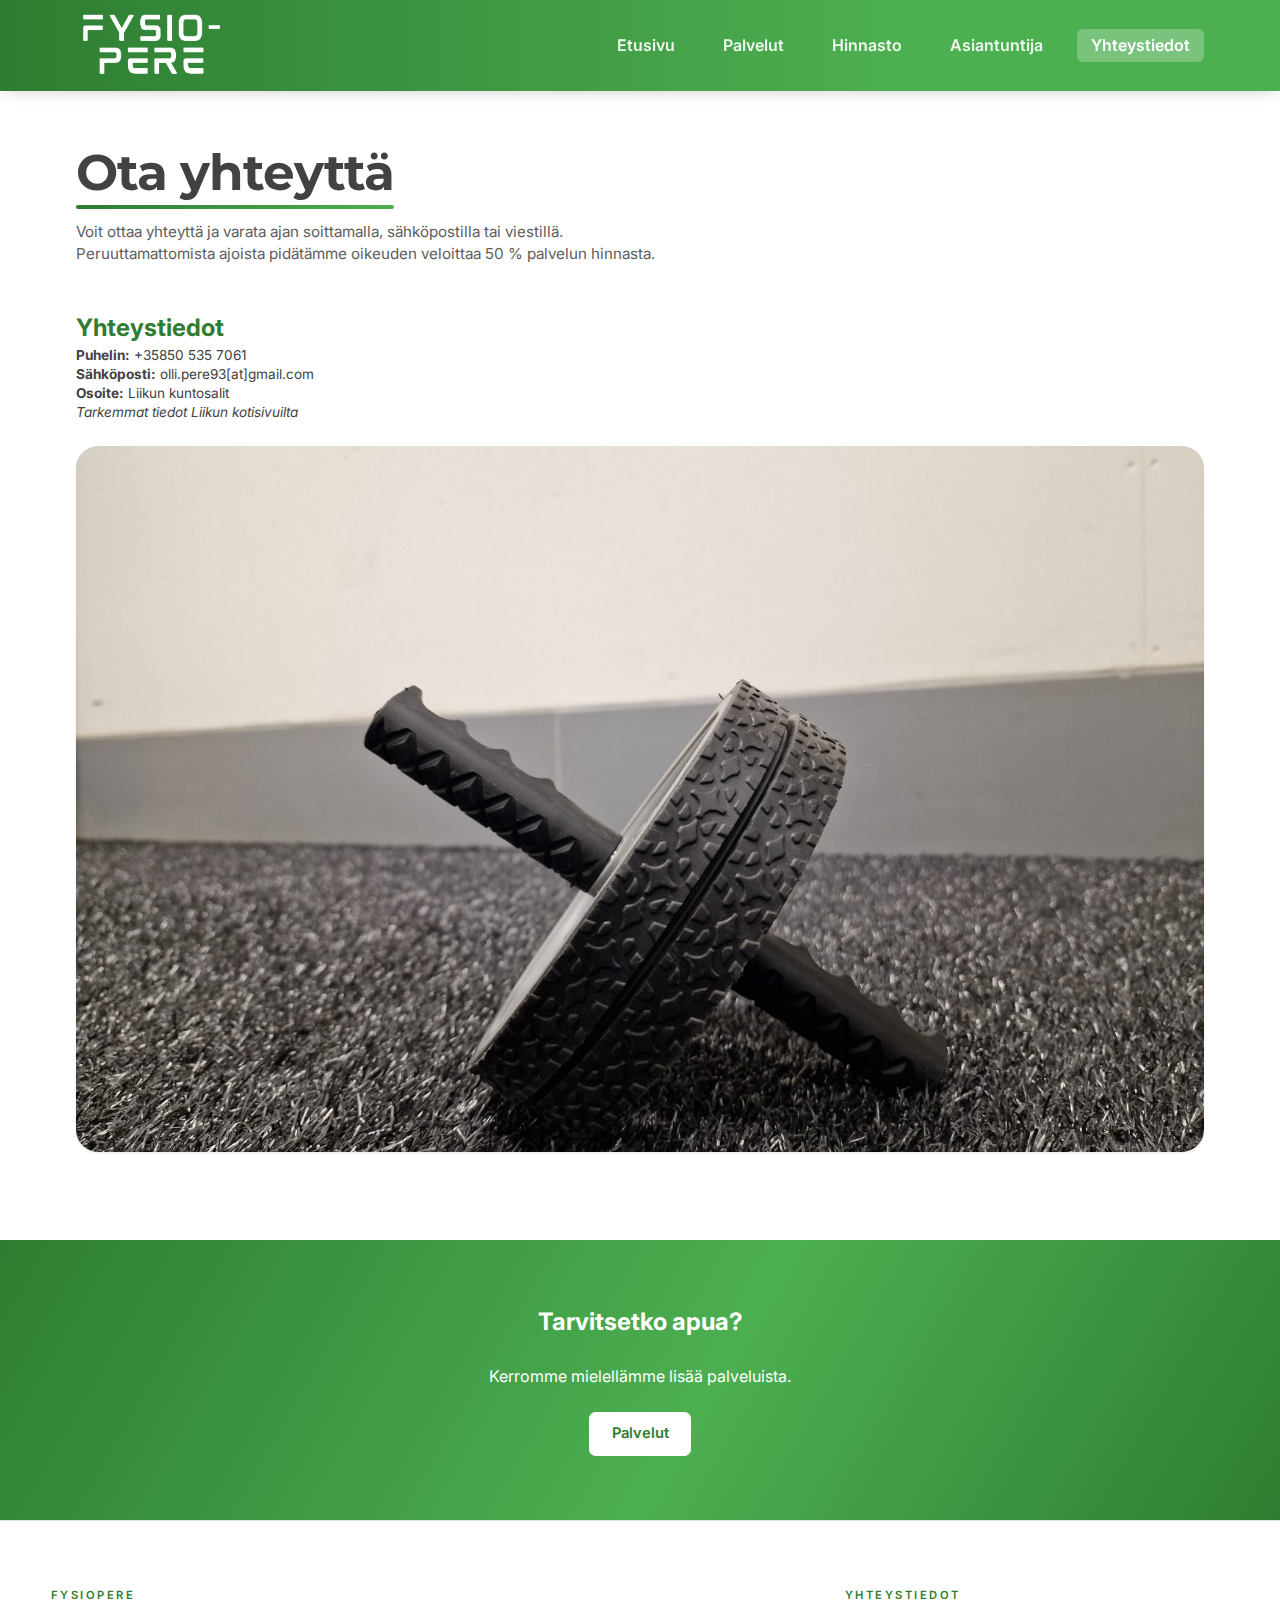
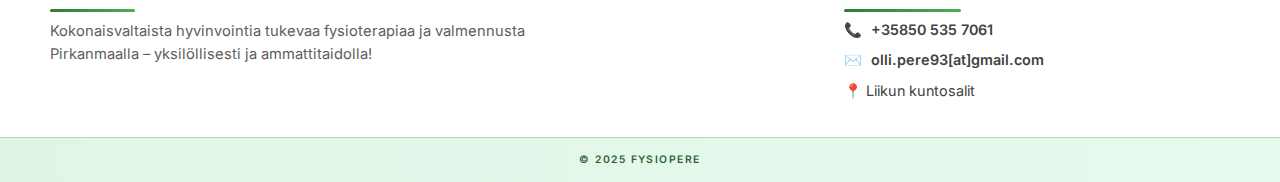
<file: contact.html>
<!DOCTYPE html>
<html lang="fi" data-page="contact">
<head>
  <meta charset="UTF-8" />
  <meta name="viewport" content="width=device-width,initial-scale=1" />
  <title>Yhteystiedot – FysioPere</title>
  <meta name="description" content="Ota yhteyttä FysioPere – varaukset ja lisätiedot. Template tekstit." />
  <link rel="stylesheet" href="styles.css" />
  <link rel="icon" type="image/png" href="assets/img/logo.png" />
</head>
<body data-page="contact">
  <a class="skip-link" href="#main">Hyppää sisältöön</a>
  <header class="site-header">
    <div class="container flex between center-v">
  <a class="brand" href="index.html" aria-label="FysioPere etusivu"><img src="assets/img/logo.png" alt="FysioPere" width="140" height="44" class="logo" /></a>
      <nav class="primary-nav" aria-label="Päävalikko">
        <button class="nav-toggle" aria-expanded="false" aria-label="Valikon avaus"><span></span><span></span><span></span></button>
        <ul class="nav-list">
          <li><a href="index.html" data-nav="home">Etusivu</a></li>
          <li><a href="services.html" data-nav="services">Palvelut</a></li>
          <li><a href="prices.html" data-nav="prices">Hinnasto</a></li>
            <li><a href="expert.html" data-nav="expert">Asiantuntija</a></li>
            <li><a href="contact.html" data-nav="contact">Yhteystiedot</a></li>
        </ul>
      </nav>
    </div>
  </header>
  <main id="main">
    <section class="sub-hero">
      <div class="container">
        <h1>Ota yhteyttä</h1>
  <p class="sub-hero-text">Voit ottaa yhteyttä ja varata ajan soittamalla, sähköpostilla tai viestillä. Peruuttamattomista ajoista pidätämme oikeuden veloittaa 50 % palvelun hinnasta.</p>
      </div>
    </section>
    <section class="container stack">
      <h2>Yhteystiedot</h2>
      <ul class="plain text-sm">
        <li><strong>Puhelin:</strong> <a href="tel:+358505357061">+35850 535 7061</a></li>
  <li><strong>Sähköposti:</strong> <a href="mailto:olli.pere93@gmail.com">olli.pere93[at]gmail.com</a></li>
  <li><strong>Osoite:</strong> Liikun kuntosalit</li>
        <li><em>Tarkemmat tiedot Liikun kotisivuilta</em></li>
      </ul>
      <div class="media-frame ratio-16-10 rounded-lg shadow-sm"><img src="assets/img/rulla.png" alt="Toimipisteen sijainti (esimerkkikuva)" /></div>
    </section>
    <section class="cta gradient"><div class="container stack center-text"><h2>Tarvitsetko apua?</h2><p>Kerromme mielellämme lisää palveluista.</p><a href="services.html" class="btn btn-light">Palvelut</a></div></section>
  </main>
  <footer class="site-footer">
    <div class="container footer-inner">
      <div class="footer-brand-block">
        <h2 class="footer-title">FysioPere</h2>
        <p class="footer-description">Kokonaisvaltaista hyvinvointia tukevaa fysioterapiaa ja valmennusta Pirkanmaalla – yksilöllisesti ja ammattitaidolla!</p>
      </div>
      <div class="footer-contact-block">
        <h2 class="footer-title">Yhteystiedot</h2>
        <ul class="footer-contact-list">
          <li>📞 <a href="tel:+358505357061">+35850 535 7061</a></li>
          <li>✉️ <a href="mailto:olli.pere93@gmail.com">olli.pere93[at]gmail.com</a></li>
          <li>📍 Liikun kuntosalit</li>
        </ul>
      </div>
    </div>
    <div class="footer-bottom"><div class="container footer-bottom-inner">© 2025 FysioPere</div></div>
  </footer>
  <script src="script.js" defer></script>
</body>
</html>
</file>
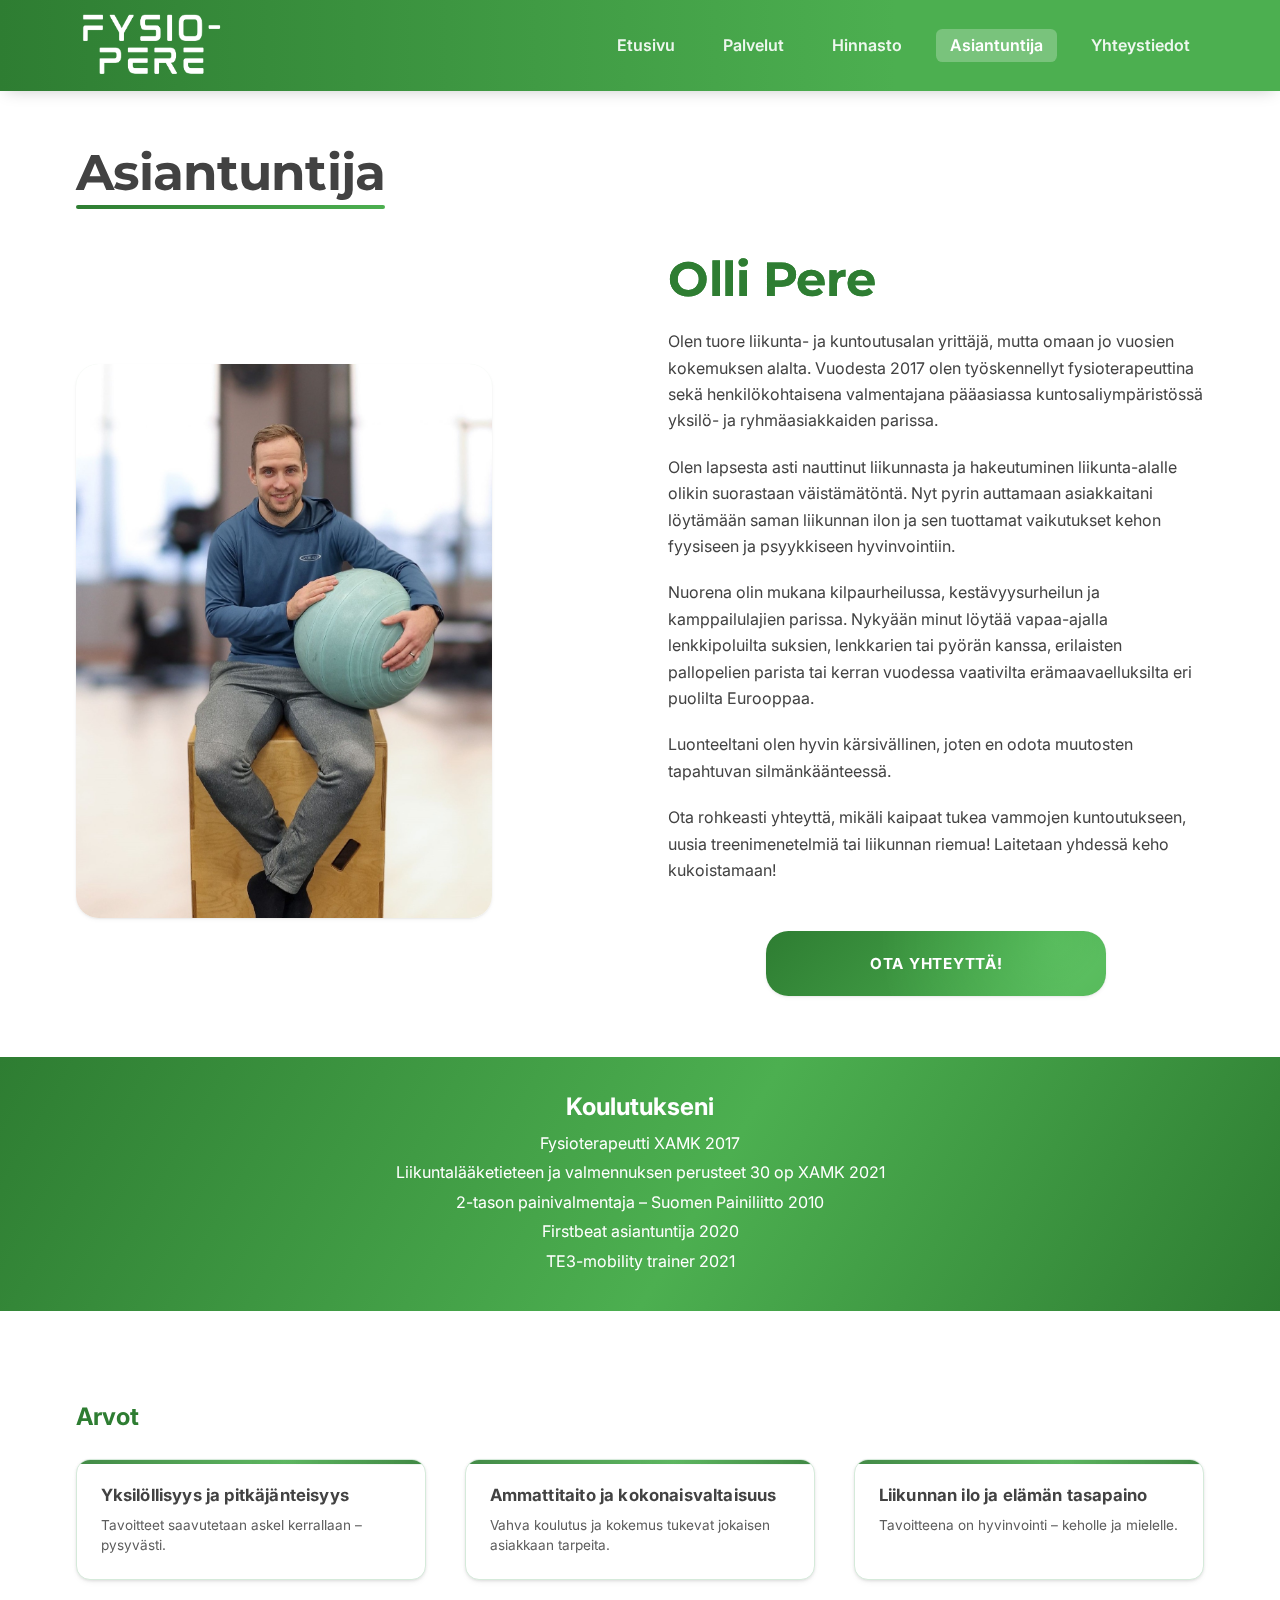
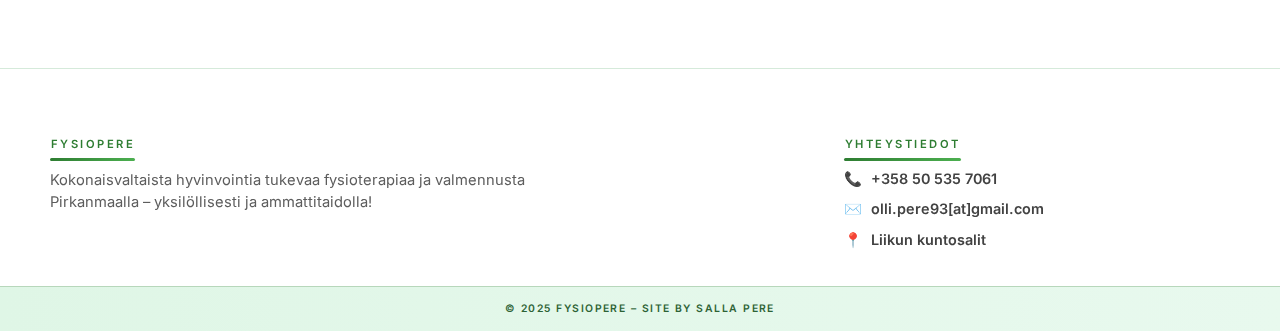
<file: expert.html>
<!DOCTYPE html>
<html lang="fi" data-page="expert">
<head>
  <meta charset="UTF-8" />
  <meta name="viewport" content="width=device-width,initial-scale=1" />
  <title>Asiantuntija – FysioPere</title>
  <meta name="description" content="Tutustu FysioPere asiantuntijaan – koulutus, osaaminen ja lähestymistapa. Template tekstit." />
  <link rel="stylesheet" href="styles.css" />
  <link rel="icon" type="image/png" href="assets/img/logo.png" />
</head>
<body data-page="expert">
  <a class="skip-link" href="#main">Hyppää sisältöön</a>
  <header class="site-header">
    <div class="container flex between center-v">
  <a class="brand" href="index.html" aria-label="FysioPere etusivu"><img src="assets/img/logo.png" alt="FysioPere" width="140" height="44" class="logo" /></a>
      <nav class="primary-nav" aria-label="Päävalikko">
        <button class="nav-toggle" aria-expanded="false" aria-label="Valikon avaus"><span></span><span></span><span></span></button>
        <ul class="nav-list">
          <li><a href="index.html" data-nav="home">Etusivu</a></li>
          <li><a href="services.html" data-nav="services">Palvelut</a></li>
          <li><a href="prices.html" data-nav="prices">Hinnasto</a></li>
          <li><a href="expert.html" data-nav="expert">Asiantuntija</a></li>
          <li><a href="contact.html" data-nav="contact">Yhteystiedot</a></li>
        </ul>
      </nav>
    </div>
  </header>
  <main id="main">
    <section class="sub-hero">
      <div class="container">
        <h1>Asiantuntija</h1>
      </div>
    </section>
  <section class="container grid-2 gap-xl center-v bio-section">
  <div class="media-frame ratio-3-4 rounded-lg shadow-sm expert-photo"><img src="assets/img/olli.png" alt="Asiantuntijan profiilikuva" /></div>
      <div class="stack">
  <h2 class="expert-name accent">Olli Pere</h2>
  <p>Olen tuore liikunta- ja kuntoutusalan yrittäjä, mutta omaan jo vuosien kokemuksen alalta. Vuodesta 2017 olen työskennellyt fysioterapeuttina sekä henkilökohtaisena valmentajana pääasiassa kuntosaliympäristössä yksilö- ja ryhmäasiakkaiden parissa.</p>
  <p>Olen lapsesta asti nauttinut liikunnasta ja hakeutuminen liikunta-alalle olikin suorastaan väistämätöntä. Nyt pyrin auttamaan asiakkaitani löytämään saman liikunnan ilon ja sen tuottamat vaikutukset kehon fyysiseen ja psyykkiseen hyvinvointiin.</p>
  <p>Nuorena olin mukana kilpaurheilussa, kestävyysurheilun ja kamppailulajien parissa. Nykyään minut löytää vapaa-ajalla lenkkipoluilta suksien, lenkkarien tai pyörän kanssa, erilaisten pallopelien parista tai kerran vuodessa vaativilta erämaavaelluksilta eri puolilta Eurooppaa.</p>
  <p>Luonteeltani olen hyvin kärsivällinen, joten en odota muutosten tapahtuvan silmänkäänteessä.</p>
  <p>Ota rohkeasti yhteyttä, mikäli kaipaat tukea vammojen kuntoutukseen, uusia treenimenetelmiä tai liikunnan riemua! Laitetaan yhdessä keho kukoistamaan!</p>
  <div class="contact-box">
    <a href="contact.html" class="contact-box-link" aria-label="Siirry yhteystietoihin">Ota yhteyttä!</a>
  </div>
      </div>
    </section>
  <section class="cta gradient cta-sm qualifications" aria-labelledby="koulutus-otsikko">
      <div class="container stack">
        <h2 id="koulutus-otsikko">Koulutukseni</h2>
        <ul class="checklist">
          <li>Fysioterapeutti XAMK 2017</li>
          <li>Liikuntalääketieteen ja valmennuksen perusteet 30 op XAMK 2021</li>
          <li>2-tason painivalmentaja – Suomen Painiliitto 2010</li>
          <li>Firstbeat asiantuntija 2020</li>
          <li>TE3-mobility trainer 2021</li>
        </ul>
      </div>
    </section>
    <section class="container stack values">
      <h2>Arvot</h2>
      <div class="trio">
        <article class="card small">
          <div class="value-icon" aria-hidden="true">✓</div>
          <h3>Yksilöllisyys ja pitkäjänteisyys</h3>
          <p>Tavoitteet saavutetaan askel kerrallaan – pysyvästi.</p>
        </article>
        <article class="card small">
          <div class="value-icon" aria-hidden="true">★</div>
          <h3>Ammattitaito ja kokonaisvaltaisuus</h3>
          <p>Vahva koulutus ja kokemus tukevat jokaisen asiakkaan tarpeita.</p>
        </article>
        <article class="card small">
          <div class="value-icon" aria-hidden="true">∞</div>
          <h3>Liikunnan ilo ja elämän tasapaino</h3>
          <p>Tavoitteena on hyvinvointi – keholle ja mielelle.</p>
        </article>
      </div>
    </section>
  </main>
  <footer class="site-footer">
    <div class="container footer-inner">
      <div class="footer-brand-block">
        <h2 class="footer-title">FysioPere</h2>
        <p class="footer-description">Kokonaisvaltaista hyvinvointia tukevaa fysioterapiaa ja valmennusta Pirkanmaalla – yksilöllisesti ja ammattitaidolla!</p>
      </div>
      <div class="footer-contact-block">
        <h2 class="footer-title">Yhteystiedot</h2>
        <ul class="footer-contact-list">
          <li>📞 <a href="tel:+358505357061">+358 50 535 7061</a></li>
          <li>✉️ <a href="mailto:olli.pere93@gmail.com">olli.pere93[at]gmail.com</a></li>
          <li>📍 <a href="https://www.liikku.fi/kuntosalit/" target="_blank" rel="noopener">Liikun kuntosalit</a></li>
        </ul>
      </div>
    </div>
  <div class="footer-bottom"><div class="container footer-bottom-inner">© 2025 FysioPere – Site by Salla Pere</div></div>
  </footer>
  <script src="script.js" defer></script>
</body>
</html>
</file>
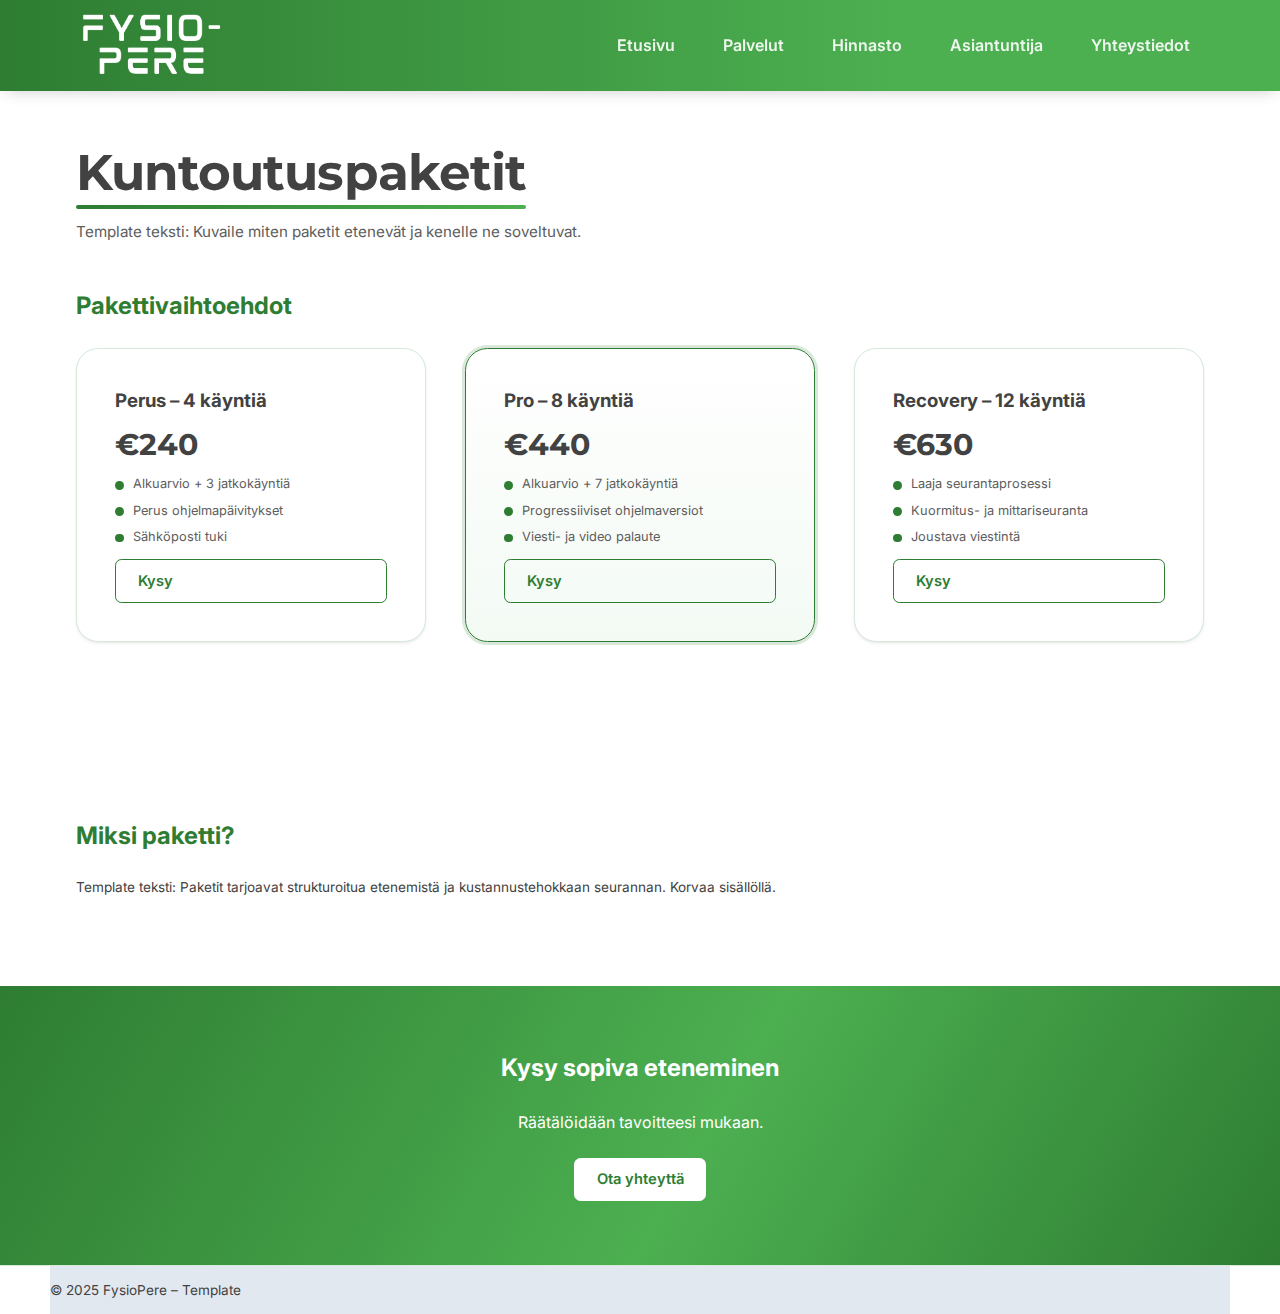
<file: price-rehab.html>
<!DOCTYPE html>
<html lang="fi" data-page="price-rehab">
<head>
  <meta charset="UTF-8" />
  <meta name="viewport" content="width=device-width,initial-scale=1" />
  <title>Hinnasto – Kuntoutuspaketit | FysioPere</title>
  <meta name="description" content="FysioPere kuntoutuspakettien hinnasto – progressiiviset ohjelmat ja seuranta. Template tekstit." />
  <link rel="stylesheet" href="styles.css" />
  <link rel="icon" type="image/png" href="assets/img/logo.png" />
</head>
<body data-page="price-rehab">
  <a class="skip-link" href="#main">Hyppää sisältöön</a>
  <header class="site-header">
    <div class="container flex between center-v">
  <a class="brand" href="index.html" aria-label="FysioPere etusivu"><img src="assets/img/logo.png" alt="FysioPere" width="140" height="44" class="logo" /></a>
      <nav class="primary-nav" aria-label="Päävalikko">
        <button class="nav-toggle" aria-expanded="false" aria-label="Valikon avaus"><span></span><span></span><span></span></button>
        <ul class="nav-list">
          <li><a href="index.html" data-nav="home">Etusivu</a></li>
          <li><a href="services.html" data-nav="services">Palvelut</a></li>
          <li><a href="prices.html" data-nav="prices">Hinnasto</a></li>
          <li><a href="expert.html" data-nav="expert">Asiantuntija</a></li>
          <li><a href="contact.html" data-nav="contact">Yhteystiedot</a></li>
        </ul>
      </nav>
    </div>
  </header>
  <main id="main">
    <section class="sub-hero">
      <div class="container">
        <h1>Kuntoutuspaketit</h1>
        <p class="sub-hero-text">Template teksti: Kuvaile miten paketit etenevät ja kenelle ne soveltuvat.</p>
      </div>
    </section>
    <section class="container stack">
      <h2>Pakettivaihtoehdot</h2>
      <div class="pricing-grid">
        <div class="price-card">
          <h3>Perus – 4 käyntiä</h3>
          <div class="price-tag">€240</div>
          <ul class="features">
            <li>Alkuarvio + 3 jatkokäyntiä</li>
            <li>Perus ohjelmapäivitykset</li>
            <li>Sähköposti tuki</li>
          </ul>
          <a href="contact.html" class="btn btn-outline">Kysy</a>
        </div>
        <div class="price-card highlight">
          <h3>Pro – 8 käyntiä</h3>
            <div class="price-tag">€440</div>
            <ul class="features">
              <li>Alkuarvio + 7 jatkokäyntiä</li>
              <li>Progressiiviset ohjelmaversiot</li>
              <li>Viesti- ja video palaute</li>
            </ul>
            <a href="contact.html" class="btn btn-outline">Kysy</a>
        </div>
        <div class="price-card">
          <h3>Recovery – 12 käyntiä</h3>
          <div class="price-tag">€630</div>
          <ul class="features">
            <li>Laaja seurantaprosessi</li>
            <li>Kuormitus- ja mittariseuranta</li>
            <li>Joustava viestintä</li>
          </ul>
          <a href="contact.html" class="btn btn-outline">Kysy</a>
        </div>
      </div>
    </section>
    <section class="container stack">
      <h2>Miksi paketti?</h2>
      <p class="text-sm">Template teksti: Paketit tarjoavat strukturoitua etenemistä ja kustannustehokkaan seurannan. Korvaa sisällöllä.</p>
    </section>
    <section class="cta gradient">
      <div class="container stack center-text">
        <h2>Kysy sopiva eteneminen</h2>
        <p>Räätälöidään tavoitteesi mukaan.</p>
        <a href="contact.html" class="btn btn-light">Ota yhteyttä</a>
      </div>
    </section>
  </main>
  <footer class="site-footer"><div class="container sub-footer text-sm">© 2025 FysioPere – Template</div></footer>
  <script src="script.js" defer></script>
</body>
</html>
</file>
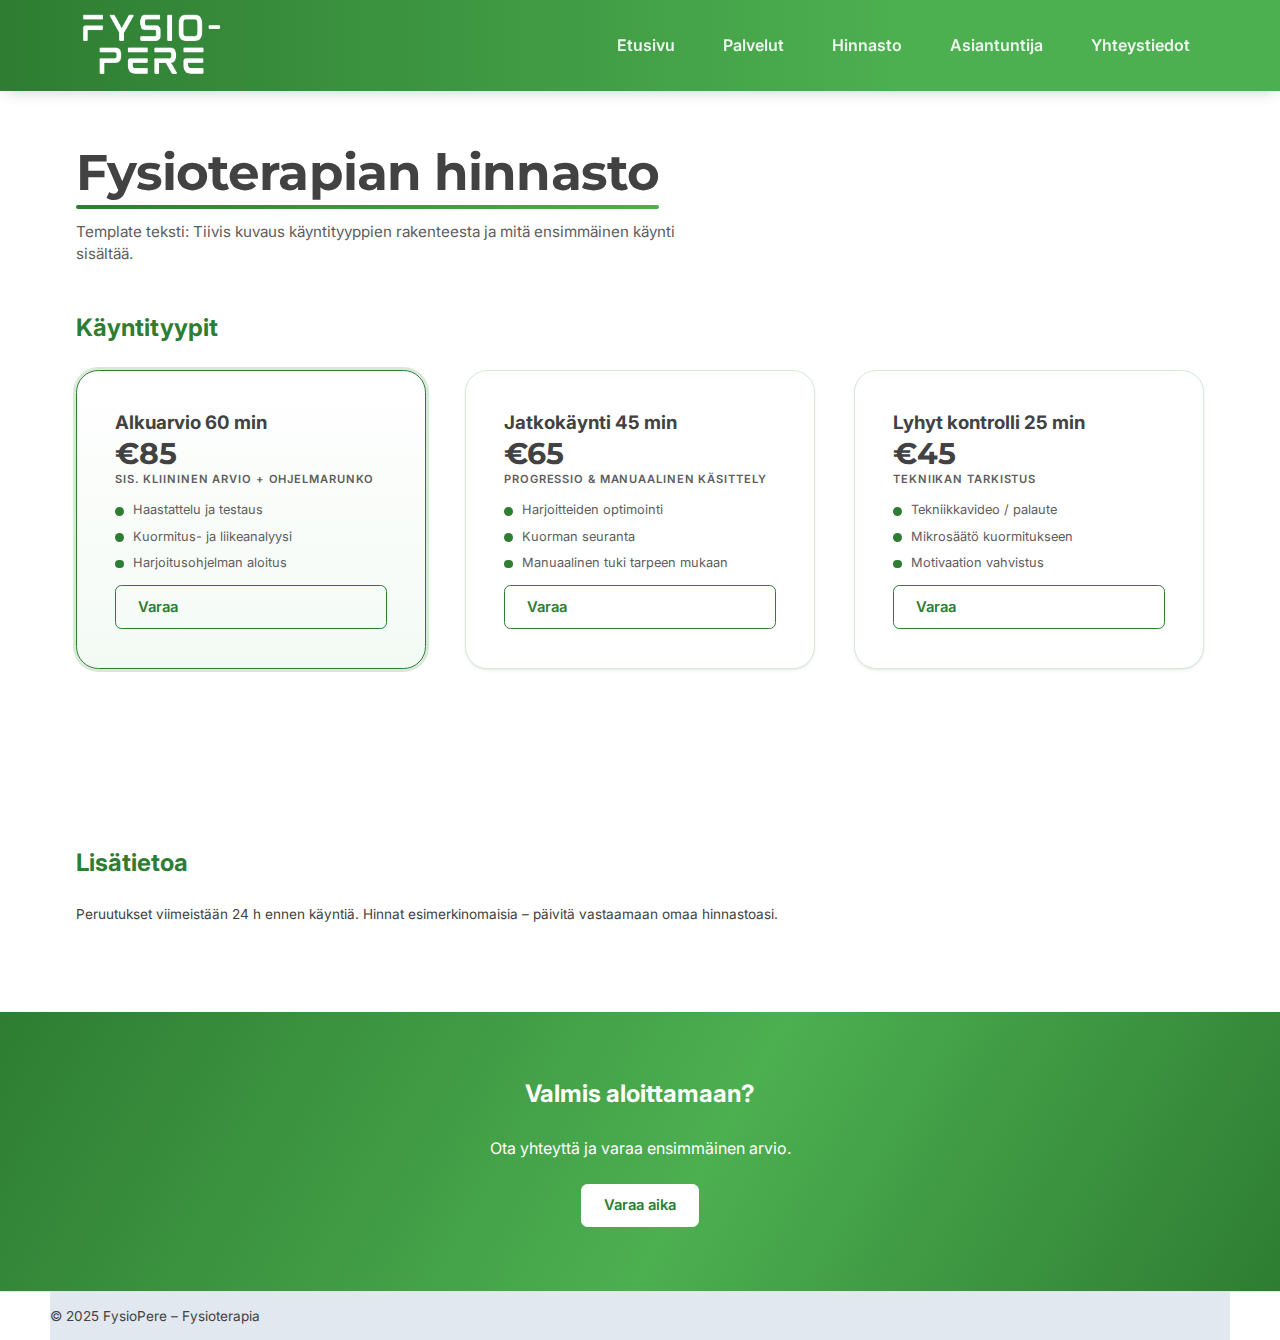
<file: price-therapy.html>
<!DOCTYPE html>
<html lang="fi" data-page="price-therapy">
<head>
  <meta charset="UTF-8" />
  <meta name="viewport" content="width=device-width,initial-scale=1" />
  <title>Hinnasto – Fysioterapia | FysioPere</title>
  <meta name="description" content="FysioPere fysioterapian hinnasto – alkuarvio ja jatkokäynnit." />
  <link rel="stylesheet" href="styles.css" />
  <link rel="icon" type="image/png" href="assets/img/logo.png" />
</head>
<body data-page="price-therapy">
  <a class="skip-link" href="#main">Hyppää sisältöön</a>
  <header class="site-header">
    <div class="container flex between center-v">
      <a class="brand" href="index.html" aria-label="FysioPere etusivu"><img src="assets/img/logo.png" alt="FysioPere" width="140" height="44" class="logo" /></a>
      <nav class="primary-nav" aria-label="Päävalikko">
        <button class="nav-toggle" aria-expanded="false" aria-label="Valikon avaus"><span></span><span></span><span></span></button>
        <ul class="nav-list">
          <li><a href="index.html" data-nav="home">Etusivu</a></li>
          <li><a href="services.html" data-nav="services">Palvelut</a></li>
          <li><a href="prices.html" data-nav="prices">Hinnasto</a></li>
          <li><a href="expert.html" data-nav="expert">Asiantuntija</a></li>
          <li><a href="contact.html" data-nav="contact">Yhteystiedot</a></li>
        </ul>
      </nav>
    </div>
  </header>
  <main id="main">
    <section class="sub-hero">
      <div class="container">
        <h1>Fysioterapian hinnasto</h1>
        <p class="sub-hero-text">Template teksti: Tiivis kuvaus käyntityyppien rakenteesta ja mitä ensimmäinen käynti sisältää.</p>
      </div>
    </section>
    <section class="container stack">
      <h2>Käyntityypit</h2>
      <div class="pricing-grid">
        <div class="price-card highlight">
          <div>
            <h3>Alkuarvio 60 min</h3>
            <div class="price-tag">€85</div>
            <div class="price-period">Sis. kliininen arvio + ohjelmarunko</div>
          </div>
          <ul class="features">
            <li>Haastattelu ja testaus</li>
            <li>Kuormitus- ja liikeanalyysi</li>
            <li>Harjoitusohjelman aloitus</li>
          </ul>
          <a href="contact.html" class="btn btn-outline">Varaa</a>
        </div>
        <div class="price-card">
          <div>
            <h3>Jatkokäynti 45 min</h3>
            <div class="price-tag">€65</div>
            <div class="price-period">Progressio & manuaalinen käsittely</div>
          </div>
          <ul class="features">
            <li>Harjoitteiden optimointi</li>
            <li>Kuorman seuranta</li>
            <li>Manuaalinen tuki tarpeen mukaan</li>
          </ul>
          <a href="contact.html" class="btn btn-outline">Varaa</a>
        </div>
        <div class="price-card">
          <div>
            <h3>Lyhyt kontrolli 25 min</h3>
            <div class="price-tag">€45</div>
            <div class="price-period">Tekniikan tarkistus</div>
          </div>
          <ul class="features">
            <li>Tekniikkavideo / palaute</li>
            <li>Mikrosäätö kuormitukseen</li>
            <li>Motivaation vahvistus</li>
          </ul>
          <a href="contact.html" class="btn btn-outline">Varaa</a>
        </div>
      </div>
    </section>
    <section class="container stack">
      <h2>Lisätietoa</h2>
      <p class="text-sm">Peruutukset viimeistään 24 h ennen käyntiä. Hinnat esimerkinomaisia – päivitä vastaamaan omaa hinnastoasi.</p>
    </section>
    <section class="cta gradient">
      <div class="container stack center-text">
        <h2>Valmis aloittamaan?</h2>
        <p>Ota yhteyttä ja varaa ensimmäinen arvio.</p>
        <a href="contact.html" class="btn btn-light">Varaa aika</a>
      </div>
    </section>
  </main>
  <footer class="site-footer"><div class="container sub-footer text-sm">© 2025 FysioPere – Fysioterapia</div></footer>
  <script src="script.js" defer></script>
</body>
</html>
</file>
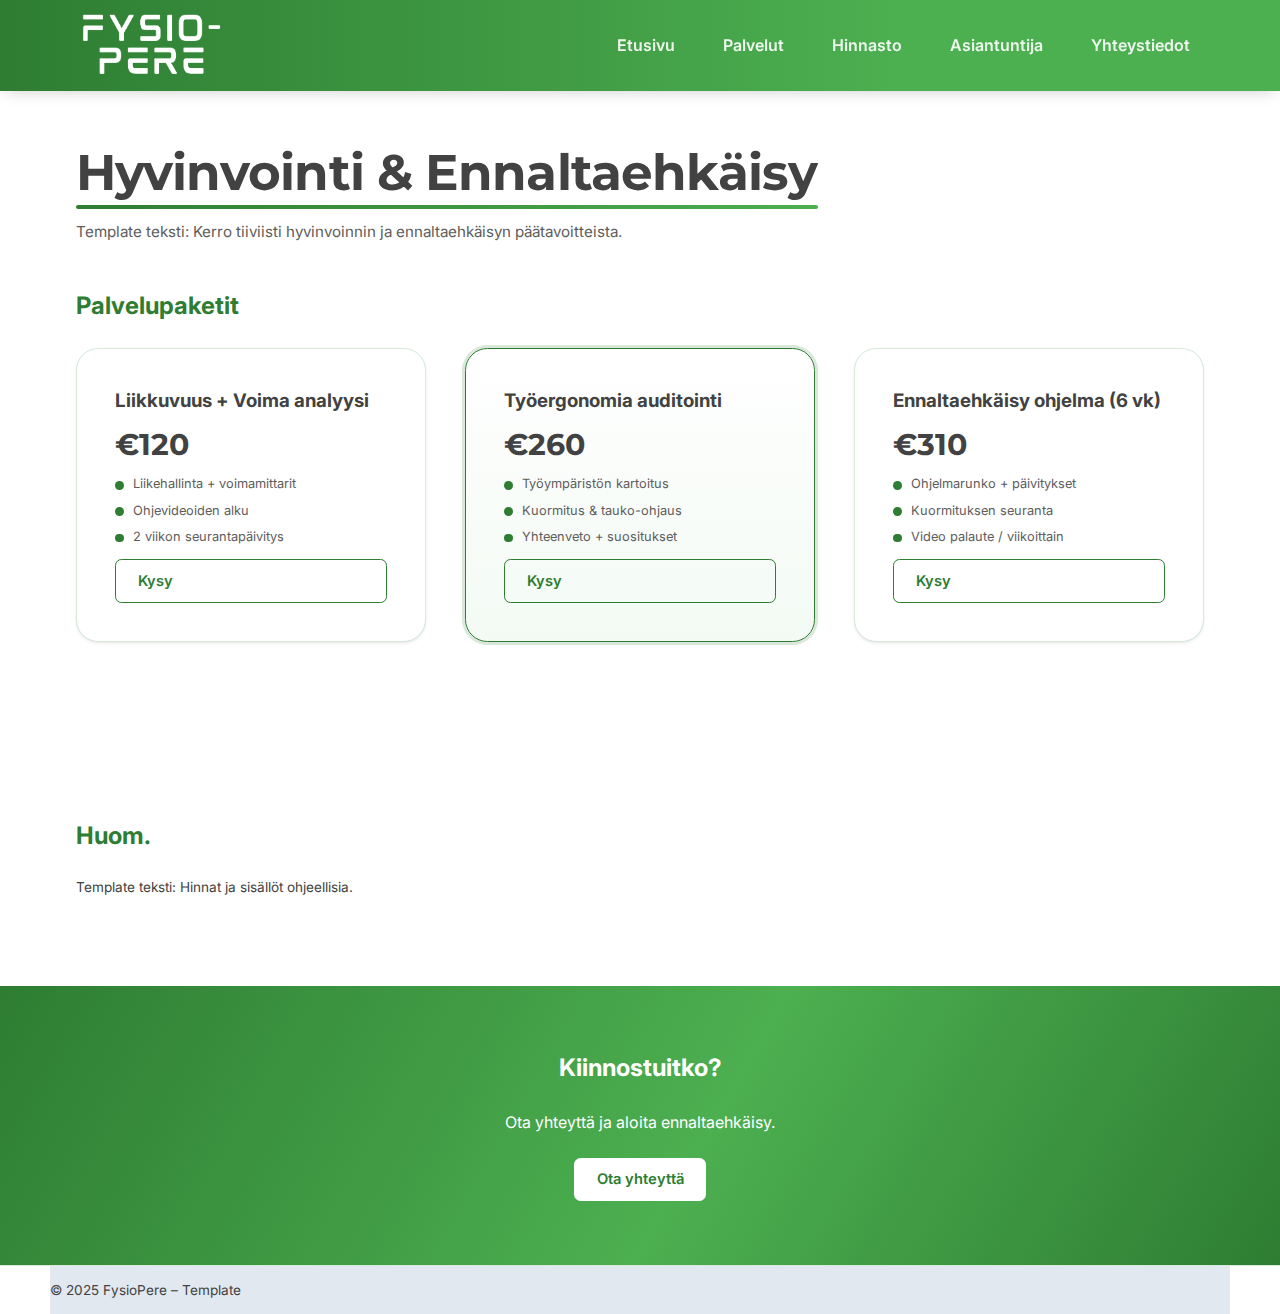
<file: price-wellness.html>
<!DOCTYPE html>
<html lang="fi" data-page="price-wellness">
<head>
  <meta charset="UTF-8" />
  <meta name="viewport" content="width=device-width,initial-scale=1" />
  <title>Hinnasto – Hyvinvointi & Ennaltaehkäisy | FysioPere</title>
  <meta name="description" content="Hyvinvointi- ja ennaltaehkäisypalveluiden hinnasto. Template tekstit." />
  <link rel="stylesheet" href="styles.css" />
  <link rel="icon" type="image/png" href="assets/img/logo.png" />
</head>
<body data-page="price-wellness">
  <a class="skip-link" href="#main">Hyppää sisältöön</a>
  <header class="site-header">
    <div class="container flex between center-v">
  <a class="brand" href="index.html" aria-label="FysioPere etusivu"><img src="assets/img/logo.png" alt="FysioPere" width="140" height="44" class="logo" /></a>
      <nav class="primary-nav" aria-label="Päävalikko">
        <button class="nav-toggle" aria-expanded="false" aria-label="Valikon avaus"><span></span><span></span><span></span></button>
        <ul class="nav-list">
          <li><a href="index.html" data-nav="home">Etusivu</a></li>
          <li><a href="services.html" data-nav="services">Palvelut</a></li>
          <li><a href="prices.html" data-nav="prices">Hinnasto</a></li>
          <li><a href="expert.html" data-nav="expert">Asiantuntija</a></li>
          <li><a href="contact.html" data-nav="contact">Yhteystiedot</a></li>
        </ul>
      </nav>
    </div>
  </header>
  <main id="main">
    <section class="sub-hero">
      <div class="container">
        <h1>Hyvinvointi & Ennaltaehkäisy</h1>
        <p class="sub-hero-text">Template teksti: Kerro tiiviisti hyvinvoinnin ja ennaltaehkäisyn päätavoitteista.</p>
      </div>
    </section>
    <section class="container stack">
      <h2>Palvelupaketit</h2>
      <div class="pricing-grid">
        <div class="price-card">
          <h3>Liikkuvuus + Voima analyysi</h3>
          <div class="price-tag">€120</div>
          <ul class="features">
            <li>Liikehallinta + voimamittarit</li>
            <li>Ohjevideoiden alku</li>
            <li>2 viikon seurantapäivitys</li>
          </ul>
          <a href="contact.html" class="btn btn-outline">Kysy</a>
        </div>
        <div class="price-card highlight">
          <h3>Työergonomia auditointi</h3>
          <div class="price-tag">€260</div>
          <ul class="features">
            <li>Työympäristön kartoitus</li>
            <li>Kuormitus & tauko-ohjaus</li>
            <li>Yhteenveto + suositukset</li>
          </ul>
          <a href="contact.html" class="btn btn-outline">Kysy</a>
        </div>
        <div class="price-card">
          <h3>Ennaltaehkäisy ohjelma (6 vk)</h3>
          <div class="price-tag">€310</div>
          <ul class="features">
            <li>Ohjelmarunko + päivitykset</li>
            <li>Kuormituksen seuranta</li>
            <li>Video palaute / viikoittain</li>
          </ul>
          <a href="contact.html" class="btn btn-outline">Kysy</a>
        </div>
      </div>
    </section>
    <section class="container stack"><h2>Huom.</h2><p class="text-sm">Template teksti: Hinnat ja sisällöt ohjeellisia.</p></section>
    <section class="cta gradient"><div class="container stack center-text"><h2>Kiinnostuitko?</h2><p>Ota yhteyttä ja aloita ennaltaehkäisy.</p><a href="contact.html" class="btn btn-light">Ota yhteyttä</a></div></section>
  </main>
  <footer class="site-footer"><div class="container sub-footer text-sm">© 2025 FysioPere – Template</div></footer>
  <script src="script.js" defer></script>
</body>
</html>
</file>
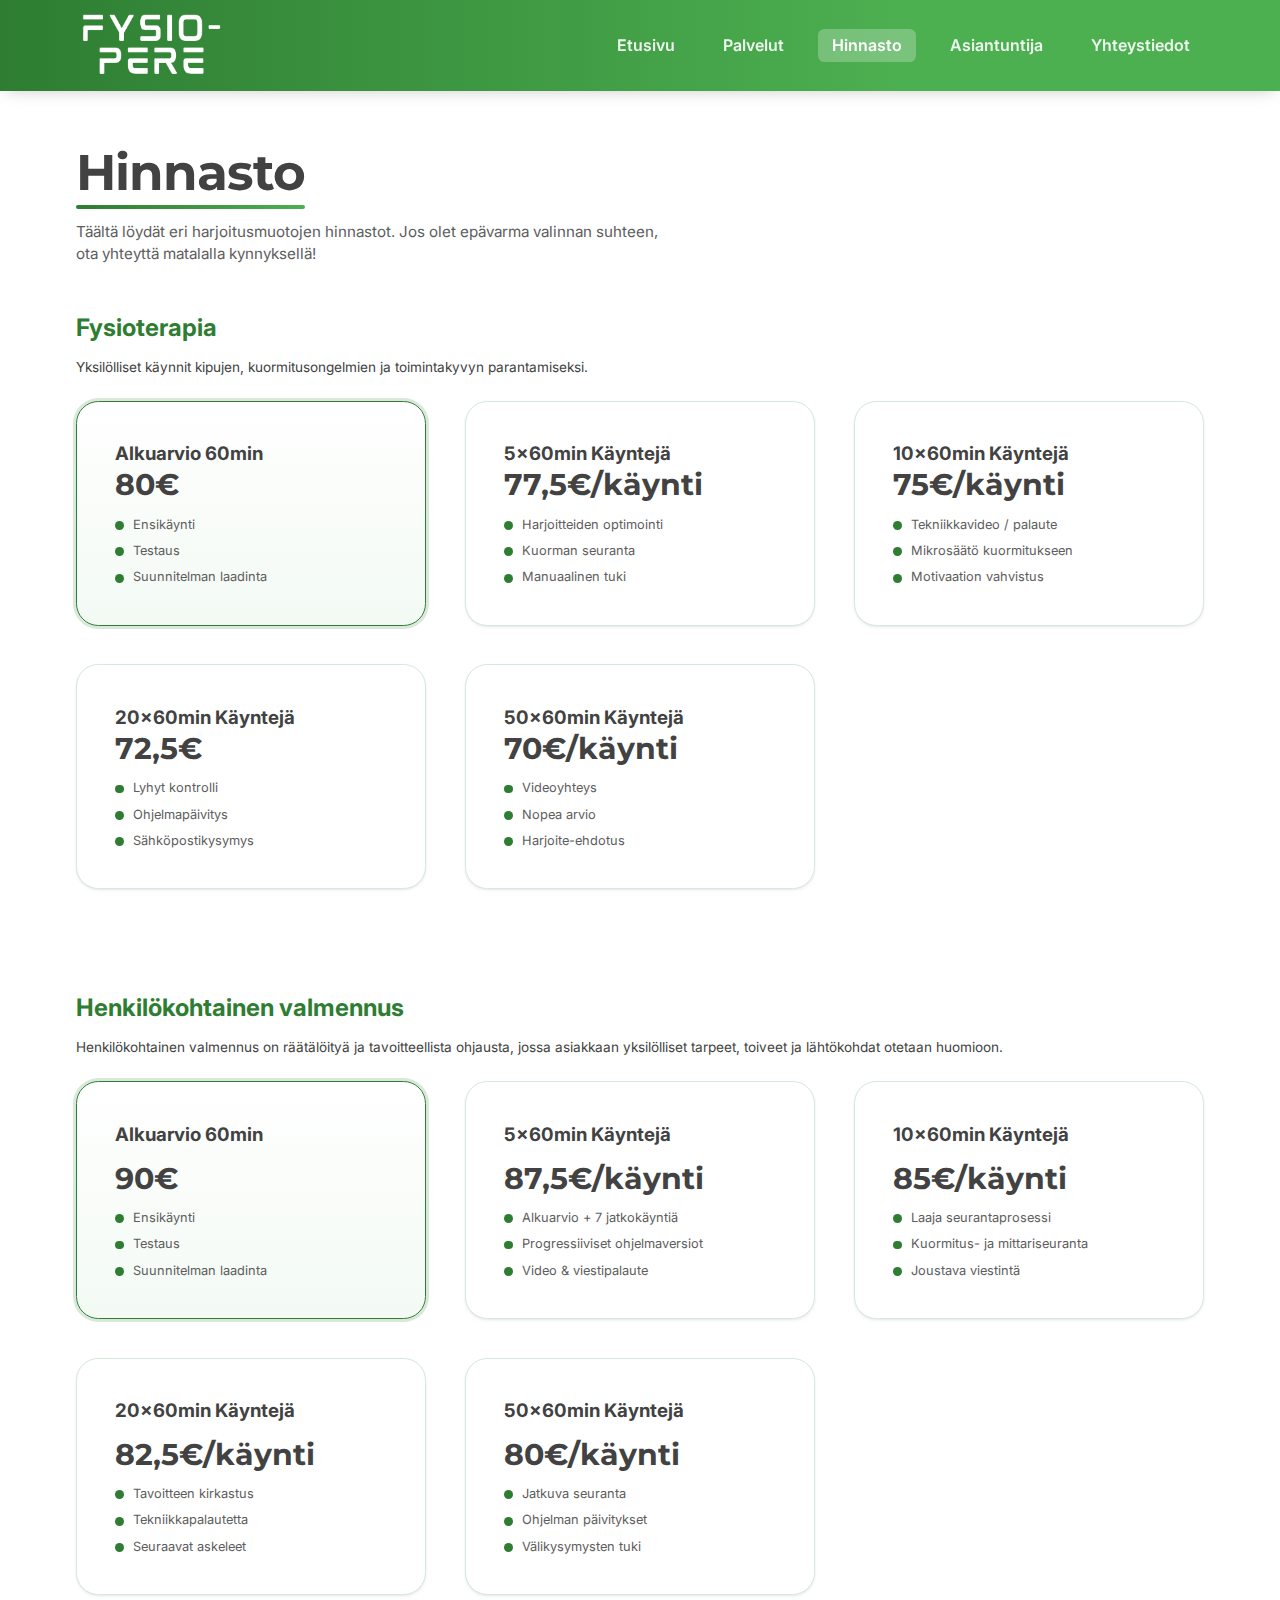
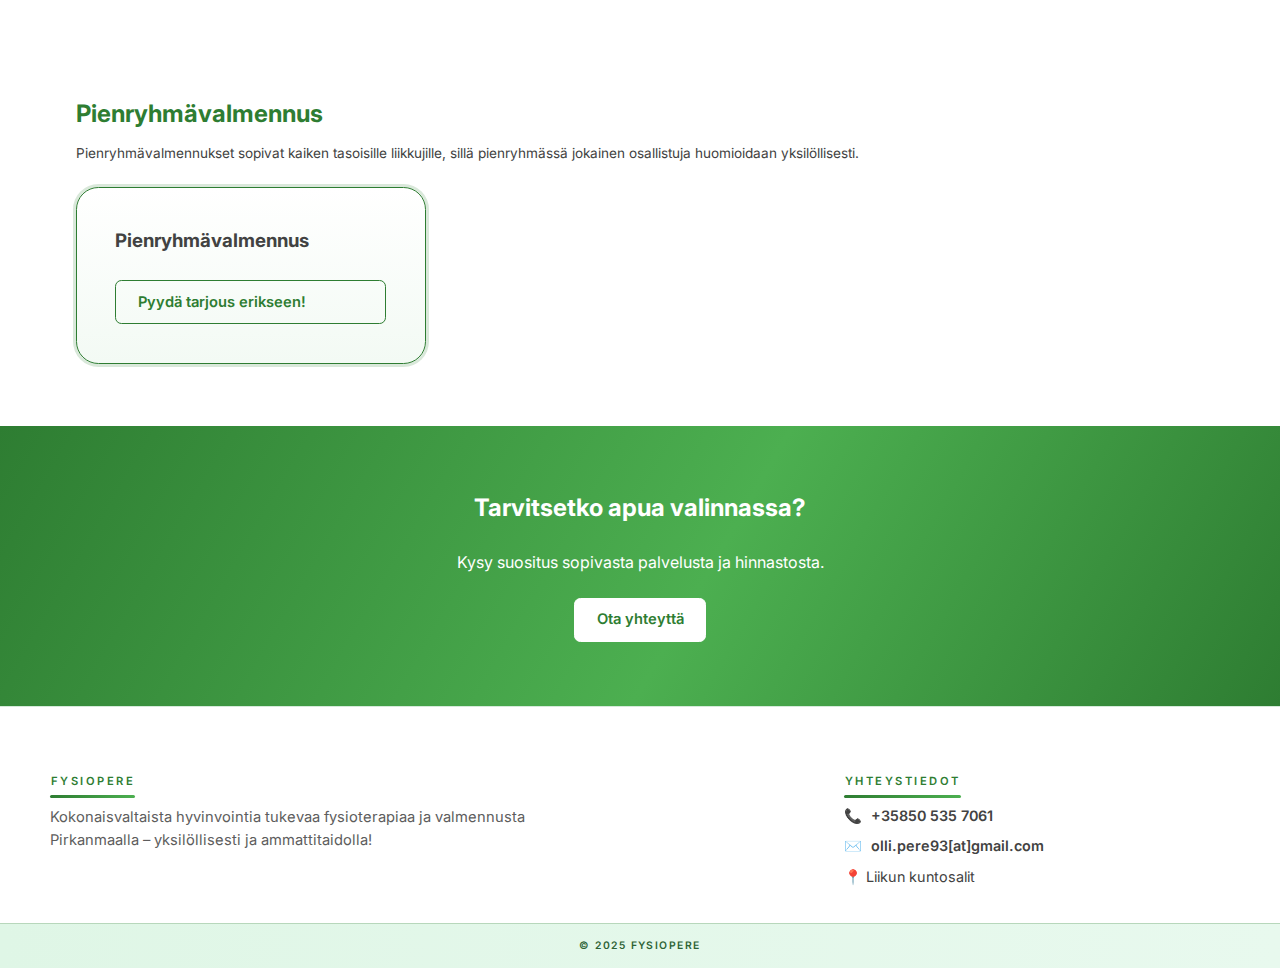
<file: prices.html>
<!DOCTYPE html>
<html lang="fi" data-page="prices">
<head>
  <meta charset="UTF-8" />
  <meta name="viewport" content="width=device-width,initial-scale=1" />
  <title>Hinnasto – FysioPere</title>
  <meta name="description" content="FysioPere hinnasto – fysioterapia, kuntoutuspaketit ja hyvinvoinnin palvelut." />
  <link rel="stylesheet" href="styles.css" />
  <link rel="icon" type="image/png" href="assets/img/logo.png" />
</head>
<body data-page="prices">
  <a class="skip-link" href="#main">Hyppää sisältöön</a>
  <header class="site-header">
    <div class="container flex between center-v">
      <a class="brand" href="index.html" aria-label="FysioPere etusivu"><img src="assets/img/logo.png" alt="FysioPere" class="logo" width="140" height="44" /></a>
      <nav class="primary-nav" aria-label="Päävalikko">
        <button class="nav-toggle" aria-expanded="false" aria-label="Valikon avaus"><span></span><span></span><span></span></button>
        <ul class="nav-list">
          <li><a href="index.html" data-nav="home">Etusivu</a></li>
          <li><a href="services.html" data-nav="services">Palvelut</a></li>
          <li><a href="prices.html" data-nav="prices">Hinnasto</a></li>
          <li><a href="expert.html" data-nav="expert">Asiantuntija</a></li>
          <li><a href="contact.html" data-nav="contact">Yhteystiedot</a></li>
        </ul>
      </nav>
    </div>
  </header>
  <main id="main">
    <section class="sub-hero">
      <div class="container">
        <h1>Hinnasto</h1>
  <p class="sub-hero-text">Täältä löydät eri harjoitusmuotojen hinnastot. Jos olet epävarma valinnan suhteen, ota yhteyttä matalalla kynnyksellä!</p>
      </div>
    </section>
    <section class="container stack" id="fysioterapia">
      <h2>Fysioterapia</h2>
      <p class="text-sm">Yksilölliset käynnit kipujen, kuormitusongelmien ja toimintakyvyn parantamiseksi.</p>
      <div class="pricing-grid">
        <div class="price-card highlight">
          <div>
            <h3>Alkuarvio 60min</h3>
            <div class="price-tag">80€</div>
          </div>
          <ul class="features">
            <li>Ensikäynti</li>
            <li>Testaus</li>
            <li>Suunnitelman laadinta</li>
          </ul>
        </div>
        <div class="price-card">
          <div>
            <h3>5x60min Käyntejä</h3>
            <div class="price-tag">77,5€/käynti</div>
          </div>
            <ul class="features">
              <li>Harjoitteiden optimointi</li>
              <li>Kuorman seuranta</li>
              <li>Manuaalinen tuki</li>
            </ul>
        </div>
        <div class="price-card">
          <div>
            <h3>10x60min Käyntejä</h3>
            <div class="price-tag">75€/käynti</div>
          </div>
          <ul class="features">
            <li>Tekniikkavideo / palaute</li>
            <li>Mikrosäätö kuormitukseen</li>
            <li>Motivaation vahvistus</li>
          </ul>
        </div>
        <div class="price-card">
          <div>
            <h3>20x60min Käyntejä</h3>
            <div class="price-tag">72,5€</div>
          </div>
          <ul class="features">
            <li>Lyhyt kontrolli</li>
            <li>Ohjelmapäivitys</li>
            <li>Sähköpostikysymys</li>
          </ul>
        </div>
        <div class="price-card">
          <div>
            <h3>50x60min Käyntejä</h3>
            <div class="price-tag">70€/käynti</div>
          </div>
          <ul class="features">
            <li>Videoyhteys</li>
            <li>Nopea arvio</li>
            <li>Harjoite-ehdotus</li>
          </ul>
        </div>
      </div>
    </section>
    <section class="container stack" id="Henkilökohtainen valmennus">
      <h2>Henkilökohtainen valmennus</h2>
      <p class="text-sm">Henkilökohtainen valmennus on räätälöityä ja tavoitteellista ohjausta, jossa asiakkaan yksilölliset tarpeet, toiveet ja lähtökohdat otetaan huomioon.</p>
      <div class="pricing-grid">
        <div class="price-card highlight">
          <h3>Alkuarvio 60min</h3>
          <div class="price-tag">90€</div>
          <ul class="features">
            <li>Ensikäynti</li>
            <li>Testaus</li>
            <li>Suunnitelman laadinta</li>
          </ul>
        </div>
        <div class="price-card">
          <h3>5x60min Käyntejä</h3>
          <div class="price-tag">87,5€/käynti</div>
          <ul class="features">
            <li>Alkuarvio + 7 jatkokäyntiä</li>
            <li>Progressiiviset ohjelmaversiot</li>
            <li>Video & viestipalaute</li>
          </ul>
        </div>
        <div class="price-card">
          <h3>10x60min Käyntejä</h3>
          <div class="price-tag">85€/käynti</div>
          <ul class="features">
            <li>Laaja seurantaprosessi</li>
            <li>Kuormitus- ja mittariseuranta</li>
            <li>Joustava viestintä</li>
          </ul>
        </div>
        <div class="price-card">
          <h3>20x60min Käyntejä</h3>
          <div class="price-tag">82,5€/käynti</div>
          <ul class="features">
            <li>Tavoitteen kirkastus</li>
            <li>Tekniikkapalautetta</li>
            <li>Seuraavat askeleet</li>
          </ul>
        </div>
        <div class="price-card">
          <h3>50x60min Käyntejä</h3>
          <div class="price-tag">80€/käynti</div>
          <ul class="features">
            <li>Jatkuva seuranta</li>
            <li>Ohjelman päivitykset</li>
            <li>Välikysymysten tuki</li>
          </ul>
        </div>
      </div>
    </section>
    <section class="container stack" id="hyvinvointi">
      <h2>Pienryhmävalmennus</h2>
      <p class="text-sm">Pienryhmävalmennukset sopivat kaiken tasoisille liikkujille, sillä pienryhmässä jokainen osallistuja huomioidaan yksilöllisesti.</p>
  <div class="pricing-grid single">
        <div class="price-card highlight">
          <h3>Pienryhmävalmennus</h3>
          <ul class="features"></ul>
          <a href="contact.html" class="btn btn-outline">Pyydä tarjous erikseen!</a>
        </div>
      </div>
    </section>
    <section class="cta gradient"><div class="container stack center-text"><h2>Tarvitsetko apua valinnassa?</h2><p>Kysy suositus sopivasta palvelusta ja hinnastosta.</p><a href="contact.html" class="btn btn-light">Ota yhteyttä</a></div></section>
  </main>
  <footer class="site-footer">
    <div class="container footer-inner">
      <div class="footer-brand-block">
        <h2 class="footer-title">FysioPere</h2>
        <p class="footer-description">Kokonaisvaltaista hyvinvointia tukevaa fysioterapiaa ja valmennusta Pirkanmaalla – yksilöllisesti ja ammattitaidolla!</p>
      </div>
      <div class="footer-contact-block">
        <h2 class="footer-title">Yhteystiedot</h2>
        <ul class="footer-contact-list">
          <li>📞 <a href="tel:+358505357061">+35850 535 7061</a></li>
          <li>✉️ <a href="mailto:olli.pere93@gmail.com">olli.pere93[at]gmail.com</a></li>
          <li>📍 Liikun kuntosalit</li>
        </ul>
      </div>
    </div>
    <div class="footer-bottom"><div class="container footer-bottom-inner">© 2025 FysioPere</div></div>
  </footer>
  <script src="script.js" defer></script>
</body>
</html>
</file>
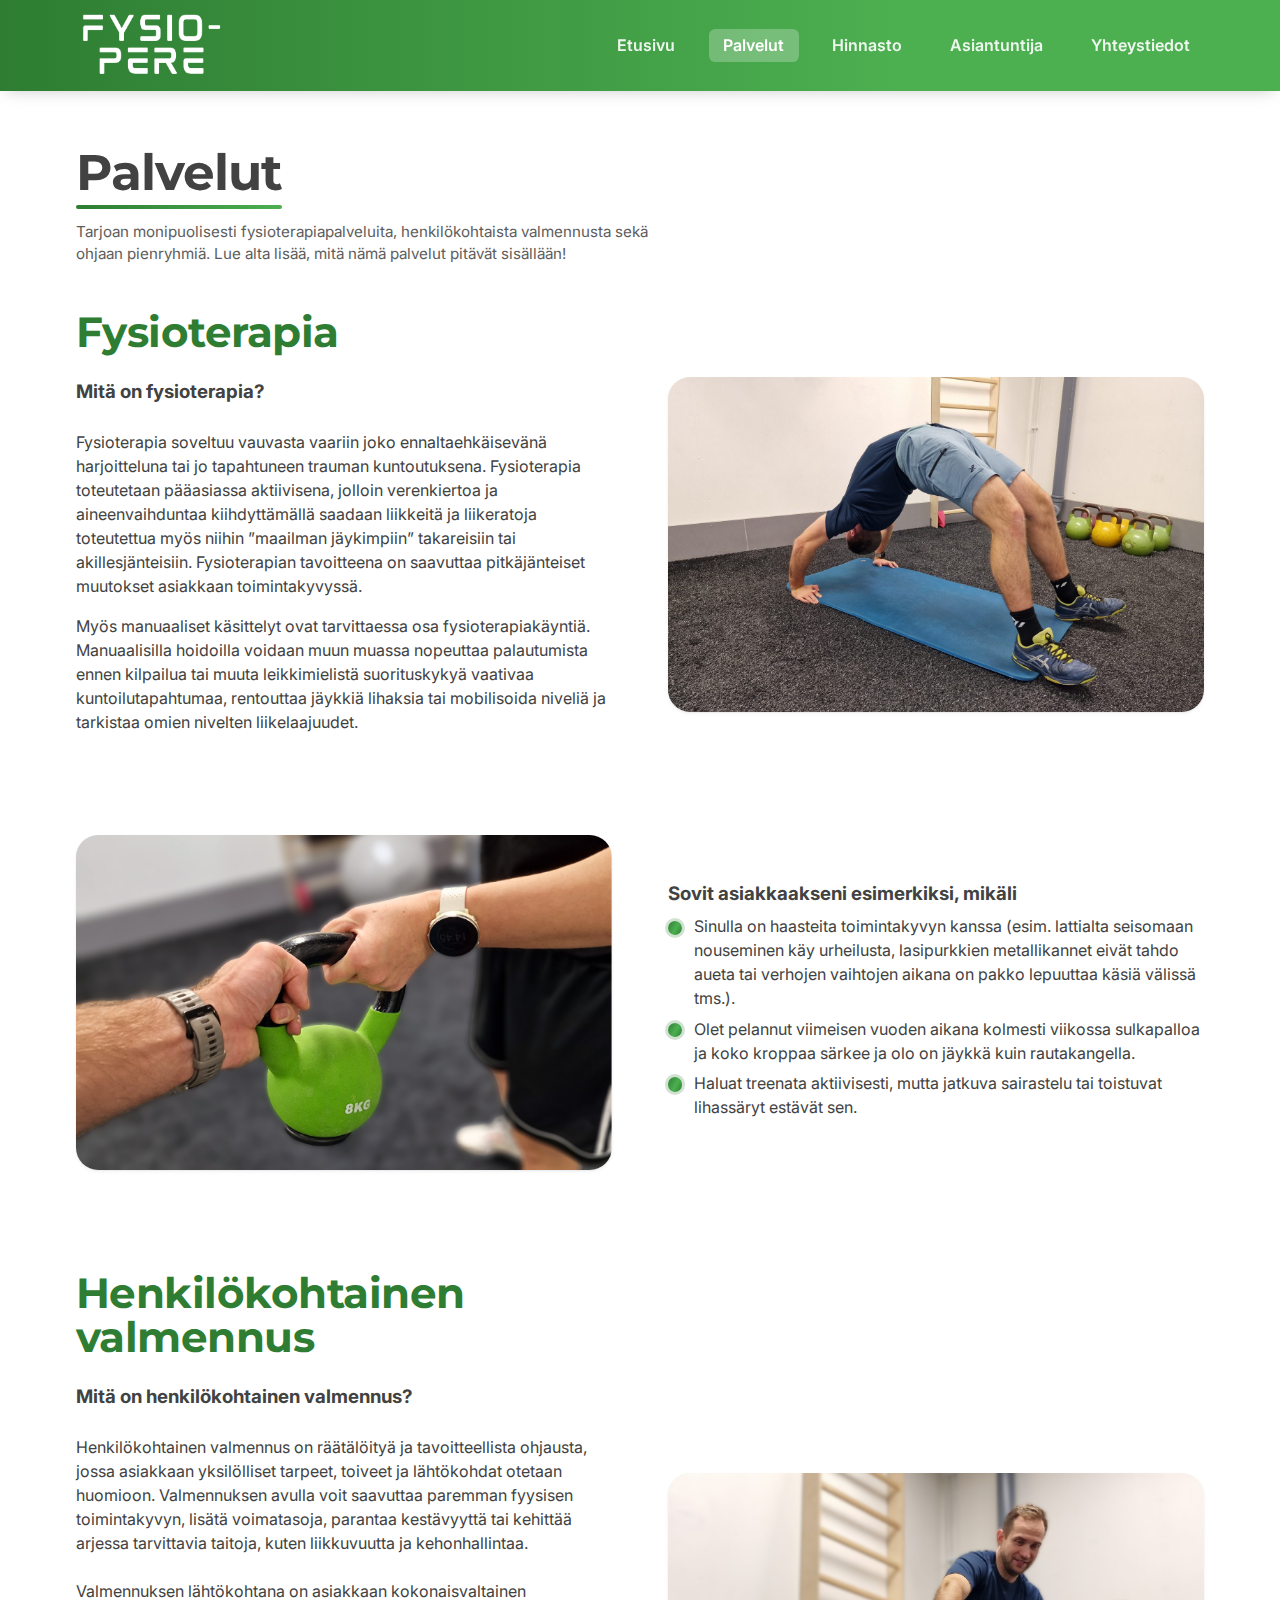
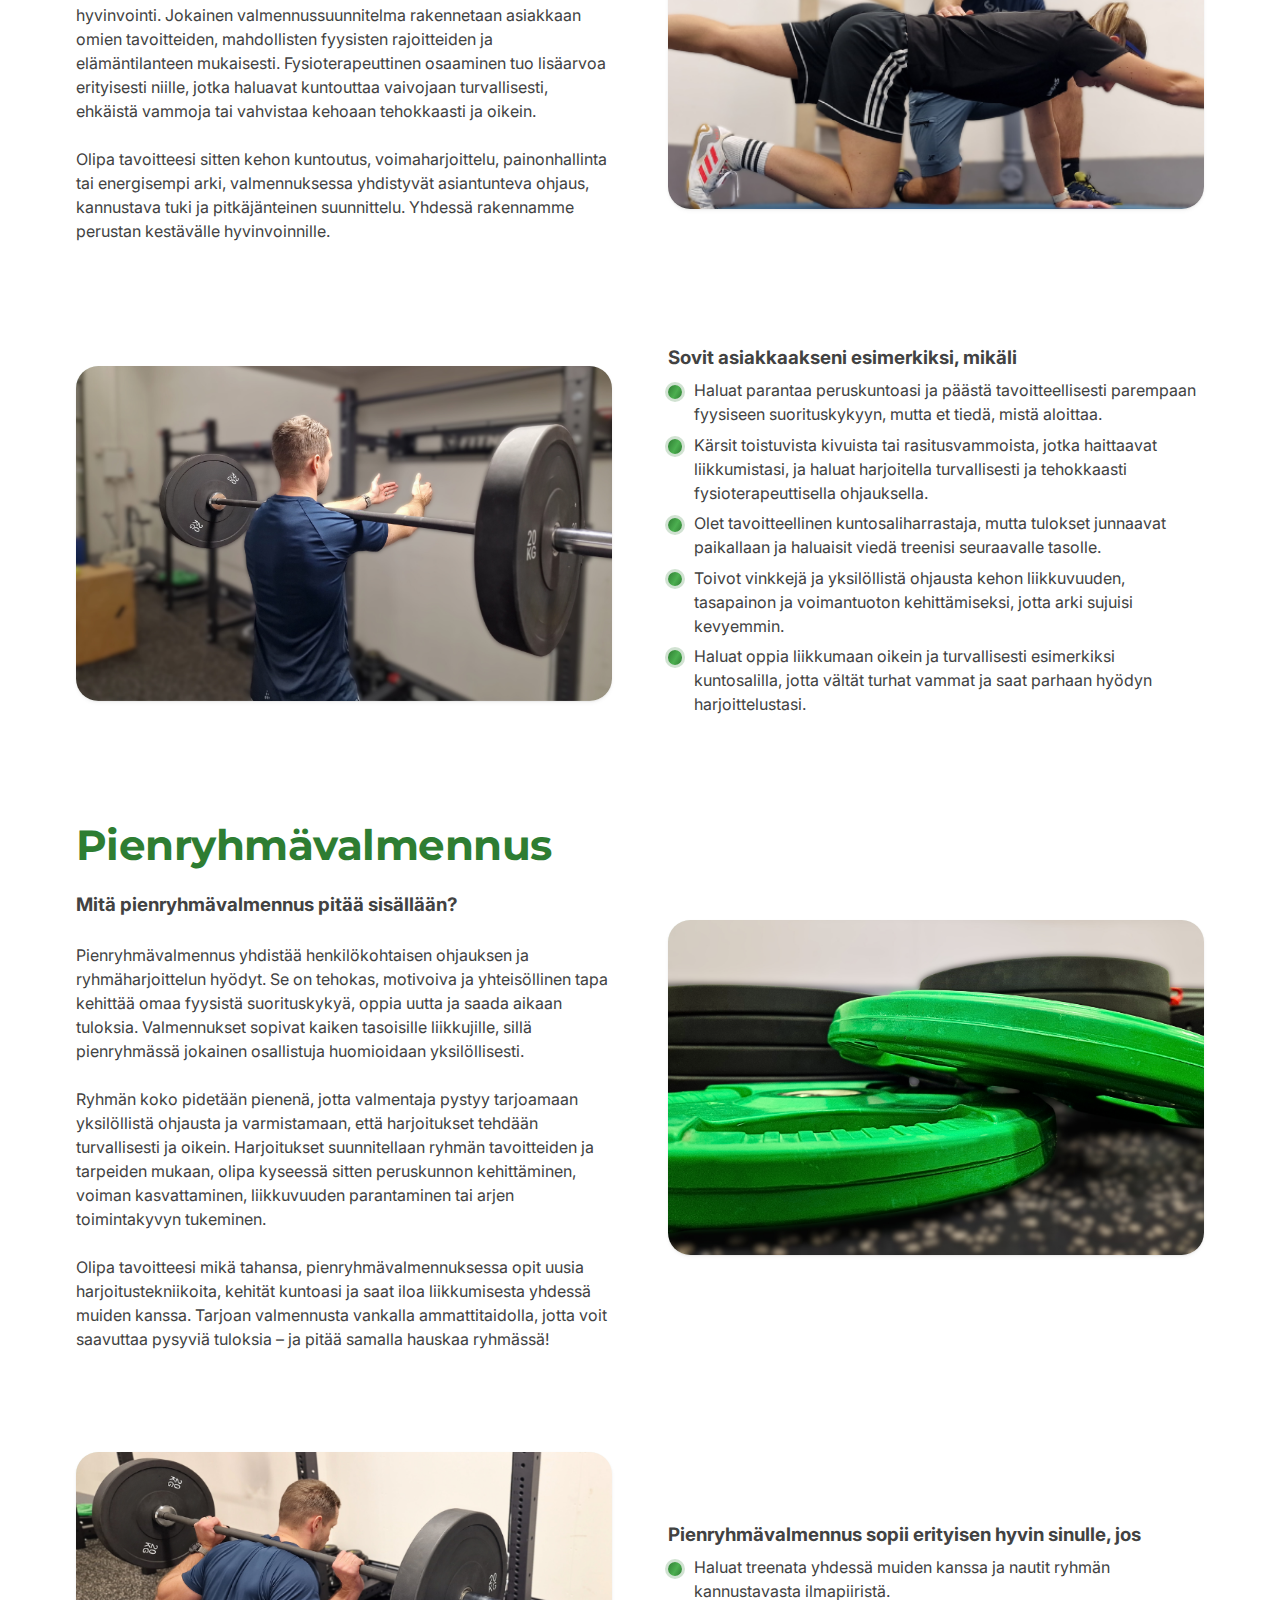
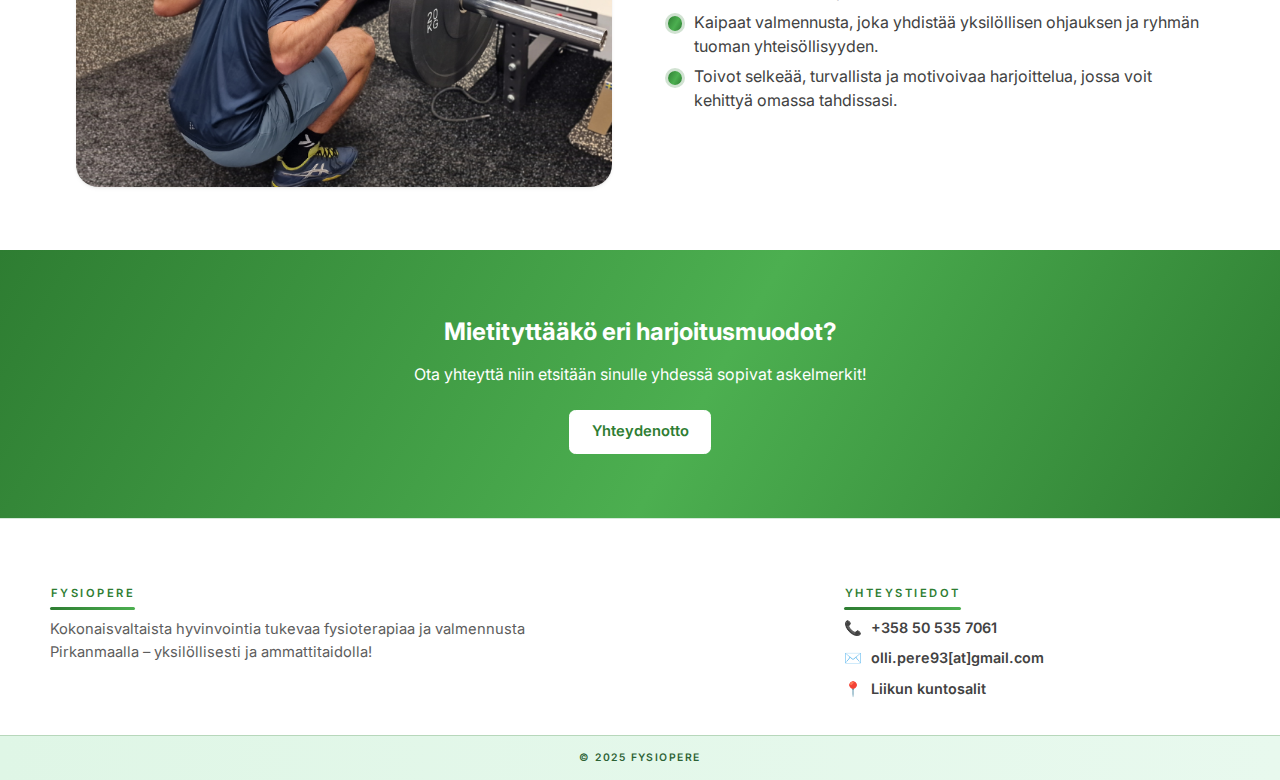
<file: services.html>
<!DOCTYPE html>
<html lang="fi" data-page="services">
<head>
  <meta charset="UTF-8" />
  <meta name="viewport" content="width=device-width,initial-scale=1" />
  <title>Palvelut – FysioPere fysioterapia & valmennus</title>
  <meta name="description" content="FysioPere palvelut: fysioterapia, henkilökohtainen valmennus ja pienryhmävalmennus. Ennaltaehkäisy, kuntoutus ja suorituskyvyn kehittäminen." />
  <link rel="canonical" href="https://fysiopere.fi/services.html" />
  <meta property="og:locale" content="fi_FI" />
  <meta property="og:site_name" content="FysioPere" />
  <meta property="og:type" content="website" />
  <meta property="og:url" content="https://fysiopere.fi/services.html" />
  <meta property="og:title" content="Palvelut – FysioPere fysioterapia & valmennus" />
  <meta property="og:description" content="Fysioterapia, henkilökohtainen ja pienryhmävalmennus – ennaltaehkäisy, kuntoutus ja suorituskyvyn kehittäminen." />
  <meta property="og:image" content="https://fysiopere.fi/assets/img/logo2.png" />
  <meta property="og:image:alt" content="FysioPere logo" />
  <meta name="twitter:card" content="summary_large_image" />
  <meta name="twitter:title" content="Palvelut – FysioPere fysioterapia & valmennus" />
  <meta name="twitter:description" content="Fysioterapia, henkilökohtainen ja pienryhmävalmennus – ennaltaehkäisy, kuntoutus ja suorituskyvyn kehittäminen." />
  <meta name="twitter:image" content="https://fysiopere.fi/assets/img/logo2.png" />
  <link rel="stylesheet" href="styles.css" />
  <link rel="icon" type="image/png" href="assets/img/logo2.png" />
  <script type="application/ld+json">{
    "@context": "https://schema.org",
    "@type": "BreadcrumbList",
    "itemListElement": [
      {"@type": "ListItem","position": 1,"name": "Etusivu","item": "https://fysiopere.fi/"},
      {"@type": "ListItem","position": 2,"name": "Palvelut","item": "https://fysiopere.fi/services.html"}
    ]
  }</script>
  <script type="application/ld+json">{
    "@context": "https://schema.org",
    "@type": "ItemList",
    "name": "FysioPere palvelut",
    "itemListElement": [
      {"@type": "Service","name": "Fysioterapia","areaServed": "Pirkanmaa","provider": {"@type": "Organization","name": "FysioPere"}},
      {"@type": "Service","name": "Henkilökohtainen valmennus","areaServed": "Pirkanmaa","provider": {"@type": "Organization","name": "FysioPere"}},
      {"@type": "Service","name": "Pienryhmävalmennus","areaServed": "Pirkanmaa","provider": {"@type": "Organization","name": "FysioPere"}}
    ]
  }</script>
</head>
<body data-page="services">
  <a class="skip-link" href="#main">Hyppää sisältöön</a>
  <!-- Shared Header -->
  <header class="site-header">
    <div class="container flex between center-v">
  <a class="brand" href="index.html" aria-label="FysioPere etusivu"><img src="assets/img/logo.png" alt="FysioPere" width="140" height="44" class="logo" /></a>
      <nav class="primary-nav" aria-label="Päävalikko">
        <button class="nav-toggle" aria-expanded="false" aria-label="Valikon avaus"><span></span><span></span><span></span></button>
        <ul class="nav-list">
          <li><a href="index.html" data-nav="home">Etusivu</a></li>
          <li><a href="services.html" data-nav="services">Palvelut</a></li>
          <li><a href="prices.html" data-nav="prices">Hinnasto</a></li>
          <li><a href="expert.html" data-nav="expert">Asiantuntija</a></li>
          <li><a href="contact.html" data-nav="contact">Yhteystiedot</a></li>
        </ul>
      </nav>
    </div>
  </header>

  <main id="main">
    <section class="sub-hero">
      <div class="container">
        <h1>Palvelut</h1>
        <p class="sub-hero-text">Tarjoan monipuolisesti fysioterapiapalveluita, henkilökohtaista valmennusta sekä ohjaan pienryhmiä. Lue alta lisää, mitä nämä palvelut pitävät sisällään!</p>
      </div>
    </section>


    <section class="container grid-2 gap-xl center-v services-fysioterapia">
      <div class="stack">
        <h2 class="section-title-lg">Fysioterapia</h2>
        <h3>Mitä on fysioterapia?</h3>
        <p>Fysioterapia soveltuu vauvasta vaariin joko ennaltaehkäisevänä harjoitteluna tai jo tapahtuneen trauman kuntoutuksena. Fysioterapia toteutetaan pääasiassa aktiivisena, jolloin verenkiertoa ja aineenvaihduntaa kiihdyttämällä saadaan liikkeitä ja liikeratoja toteutettua myös niihin ”maailman jäykimpiin” takareisiin tai akillesjänteisiin. Fysioterapian tavoitteena on saavuttaa pitkäjänteiset muutokset asiakkaan toimintakyvyssä.</p>
        <p>Myös manuaaliset käsittelyt ovat tarvittaessa osa fysioterapiakäyntiä. Manuaalisilla hoidoilla voidaan muun muassa nopeuttaa palautumista ennen kilpailua tai muuta leikkimielistä suorituskykyä vaativaa kuntoilutapahtumaa, rentouttaa jäykkiä lihaksia tai mobilisoida niveliä ja tarkistaa omien nivelten liikelaajuudet.</p>
      </div>
      <div class="media-frame ratio-16-10 rounded-lg shadow-sm">
  <img src="assets/img/silta.png" alt="Fysioterapia harjoitus silta-liike" />
      </div>
    </section>

  <section class="container grid-2 gap-xl center-v swap-mobile">
      <div class="media-frame ratio-16-10 rounded-lg shadow-sm">
  <img src="assets/img/Kahvakuula yhdessä.png" alt="Kuntoutus harjoitus kahvakuulan kanssa" />
      </div>
      <div class="stack">
        <h3>Sovit asiakkaakseni esimerkiksi, mikäli</h3>
        <ul class="checklist">
          <li>Sinulla on haasteita toimintakyvyn kanssa (esim. lattialta seisomaan nouseminen käy urheilusta, lasipurkkien metallikannet eivät tahdo aueta tai verhojen vaihtojen aikana on pakko lepuuttaa käsiä välissä tms.).</li>
          <li>Olet pelannut viimeisen vuoden aikana kolmesti viikossa sulkapalloa ja koko kroppaa särkee ja olo on jäykkä kuin rautakangella.</li>
          <li>Haluat treenata aktiivisesti, mutta jatkuva sairastelu tai toistuvat lihassäryt estävät sen.</li>
        </ul>
      </div>
    </section>

    <section class="container grid-2 gap-xl center-v coaching-section">
      <div class="stack">
        <h2 class="section-title-lg">Henkilökohtainen valmennus</h2>
        <h3>Mitä on henkilökohtainen valmennus?</h3>
        <p>Henkilökohtainen valmennus on räätälöityä ja tavoitteellista ohjausta, jossa asiakkaan yksilölliset tarpeet, toiveet ja lähtökohdat otetaan huomioon. Valmennuksen avulla voit saavuttaa paremman fyysisen toimintakyvyn, lisätä voimatasoja, parantaa kestävyyttä tai kehittää arjessa tarvittavia taitoja, kuten liikkuvuutta ja kehonhallintaa.</p>
        <p>Valmennuksen lähtökohtana on asiakkaan kokonaisvaltainen hyvinvointi. Jokainen valmennussuunnitelma rakennetaan asiakkaan omien tavoitteiden, mahdollisten fyysisten rajoitteiden ja elämäntilanteen mukaisesti. Fysioterapeuttinen osaaminen tuo lisäarvoa erityisesti niille, jotka haluavat kuntouttaa vaivojaan turvallisesti, ehkäistä vammoja tai vahvistaa kehoaan tehokkaasti ja oikein.</p>
        <p>Olipa tavoitteesi sitten kehon kuntoutus, voimaharjoittelu, painonhallinta tai energisempi arki, valmennuksessa yhdistyvät asiantunteva ohjaus, kannustava tuki ja pitkäjänteinen suunnittelu. Yhdessä rakennamme perustan kestävälle hyvinvoinnille.</p>
      </div>
      <div class="media-frame ratio-16-10 rounded-lg shadow-sm">
        <img src="assets/img/Liikkuvuus.png" alt="Henkilökohtainen valmennus – levypainot ja harjoitteluvälineet" />
      </div>
    </section>

  <section class="container grid-2 gap-xl center-v coaching-examples swap-mobile">
      <div class="media-frame ratio-16-10 rounded-lg shadow-sm">
        <img src="assets/img/Etukyykky.png" alt="Asiakas venyttelee henkilökohtaisessa valmennuksessa" />
      </div>
      <div class="stack">
        <h3>Sovit asiakkaakseni esimerkiksi, mikäli</h3>
        <ul class="checklist">
          <li>Haluat parantaa peruskuntoasi ja päästä tavoitteellisesti parempaan fyysiseen suorituskykyyn, mutta et tiedä, mistä aloittaa.</li>
          <li>Kärsit toistuvista kivuista tai rasitusvammoista, jotka haittaavat liikkumistasi, ja haluat harjoitella turvallisesti ja tehokkaasti fysioterapeuttisella ohjauksella.</li>
          <li>Olet tavoitteellinen kuntosaliharrastaja, mutta tulokset junnaavat paikallaan ja haluaisit viedä treenisi seuraavalle tasolle.</li>
          <li>Toivot vinkkejä ja yksilöllistä ohjausta kehon liikkuvuuden, tasapainon ja voimantuoton kehittämiseksi, jotta arki sujuisi kevyemmin.</li>
          <li>Haluat oppia liikkumaan oikein ja turvallisesti esimerkiksi kuntosalilla, jotta vältät turhat vammat ja saat parhaan hyödyn harjoittelustasi.</li>
        </ul>
      </div>
    </section>

    <section class="container grid-2 gap-xl center-v group-coaching">
      <div class="stack">
        <h2 class="section-title-lg">Pienryhmävalmennus</h2>
        <h3>Mitä pienryhmävalmennus pitää sisällään?</h3>
        <p>Pienryhmävalmennus yhdistää henkilökohtaisen ohjauksen ja ryhmäharjoittelun hyödyt. Se on tehokas, motivoiva ja yhteisöllinen tapa kehittää omaa fyysistä suorituskykyä, oppia uutta ja saada aikaan tuloksia. Valmennukset sopivat kaiken tasoisille liikkujille, sillä pienryhmässä jokainen osallistuja huomioidaan yksilöllisesti.</p>
        <p>Ryhmän koko pidetään pienenä, jotta valmentaja pystyy tarjoamaan yksilöllistä ohjausta ja varmistamaan, että harjoitukset tehdään turvallisesti ja oikein. Harjoitukset suunnitellaan ryhmän tavoitteiden ja tarpeiden mukaan, olipa kyseessä sitten peruskunnon kehittäminen, voiman kasvattaminen, liikkuvuuden parantaminen tai arjen toimintakyvyn tukeminen.</p>
        <p>Olipa tavoitteesi mikä tahansa, pienryhmävalmennuksessa opit uusia harjoitustekniikoita, kehität kuntoasi ja saat iloa liikkumisesta yhdessä muiden kanssa. Tarjoan valmennusta vankalla ammattitaidolla, jotta voit saavuttaa pysyviä tuloksia – ja pitää samalla hauskaa ryhmässä!</p>
      </div>
      <div class="media-frame ratio-16-10 rounded-lg shadow-sm">
        <img src="assets/img/Levypainoja.png" alt="Pienryhmävalmennus – harjoittelu kahvakuulilla" />
      </div>
    </section>

  <section class="container grid-2 gap-xl center-v group-coaching-examples swap-mobile">
      <div class="media-frame ratio-16-10 rounded-lg shadow-sm">
        <img src="assets/img/Takakyykky.png" alt="Pienryhmävalmennus esimerkki – venyttely" />
      </div>
      <div class="stack">
        <h3>Pienryhmävalmennus sopii erityisen hyvin sinulle, jos</h3>
        <ul class="checklist">
          <li>Haluat treenata yhdessä muiden kanssa ja nautit ryhmän kannustavasta ilmapiiristä.</li>
          <li>Kaipaat valmennusta, joka yhdistää yksilöllisen ohjauksen ja ryhmän tuoman yhteisöllisyyden.</li>
          <li>Toivot selkeää, turvallista ja motivoivaa harjoittelua, jossa voit kehittyä omassa tahdissasi.</li>
        </ul>
      </div>
    </section>


    <section class="cta gradient">
      <div class="container stack center-text">
  <h2>Mietityttääkö eri harjoitusmuodot?</h2>
        <p>Ota yhteyttä niin etsitään sinulle yhdessä sopivat askelmerkit!</p>
        <a href="contact.html" class="btn btn-light">Yhteydenotto</a>
      </div>
    </section>
  </main>

  <footer class="site-footer">
    <div class="container footer-inner">
      <div class="footer-brand-block">
        <h2 class="footer-title">FysioPere</h2>
        <p class="footer-description">Kokonaisvaltaista hyvinvointia tukevaa fysioterapiaa ja valmennusta Pirkanmaalla – yksilöllisesti ja ammattitaidolla!</p>
      </div>
      <div class="footer-contact-block">
        <h2 class="footer-title">Yhteystiedot</h2>
        <ul class="footer-contact-list">
          <li>📞 <a href="tel:+358505357061">+358 50 535 7061</a></li>
          <li>✉️ <a href="mailto:olli.pere93@gmail.com">olli.pere93[at]gmail.com</a></li>
          <li>📍 <a href="https://www.liikku.fi/kuntosalit/" target="_blank" rel="noopener">Liikun kuntosalit</a></li>
        </ul>
      </div>
    </div>
  <div class="footer-bottom"><div class="container footer-bottom-inner">© 2025 FysioPere</div></div>
  </footer>
  <script src="script.js" defer></script>
</body>
</html>
</file>
<file: styles.css>
@import url('https://fonts.googleapis.com/css2?family=Montserrat:wght@400;500;600;700&family=Inter:wght@400;500;600;700&display=swap');

/* CSS RESET (modern minimal) */
*,*::before,*::after{box-sizing:border-box}
body,h1,h2,h3,h4,h5,p,figure,blockquote,dl,dd{margin:0}
ul[role='list'],ol[role='list']{list-style:none}
html:focus-within{scroll-behavior:smooth}
body{min-height:100vh;text-rendering:optimizeLegibility;-webkit-font-smoothing:antialiased;line-height:1.5}
img,picture{max-width:100%;display:block}
input,button,textarea,select{font:inherit}
a{text-decoration:none;color:inherit}

:root {
    --font-sans: 'Inter', 'Montserrat', system-ui, -apple-system, BlinkMacSystemFont, 'Segoe UI', Roboto, Arial, sans-serif;
    --font-accent: 'Montserrat', var(--font-sans);
    /* Base greens & neutrals (brand update) */
    --clr-bg: #ffffff;
    --clr-bg-alt: #E8f5e9; /* light mint/green background */
    --clr-surface: #ffffff;
    --clr-surface-alt: #f4faf5; /* softer surface tint */
    --clr-border: #d5eada;
    --clr-border-strong: #b7d7bb;
    --clr-text: #424242; /* provided font color */
    --clr-text-dim: #5d5d5d;
    --clr-primary: #2E7D32; /* deep green */
    --clr-primary-accent: #4CAF50; /* mid green accent */
    --clr-primary-rgb: 46,125,50;
    --clr-accent: #4CAF50; /* reuse accent */
    --clr-warn: #f59e0b;
    --clr-danger: #dc2626;
    --radius-sm: .4rem;
    --radius: .8rem;
    --radius-lg: 1.4rem;
    --shadow-sm: 0 2px 4px rgba(0,0,0,.04),0 1px 2px rgba(0,0,0,.06);
    --shadow: 0 4px 16px -2px rgba(0,0,0,.08),0 2px 4px rgba(0,0,0,.04);
    --shadow-lg: 0 20px 48px -12px rgba(0,0,0,.18);
    --container-max: 1180px;
    --space-xs:.4rem;--space-sm:.75rem;--space:.95rem;--space-md:1.5rem;--space-lg:2.4rem;--space-xl:3.5rem;--space-2xl:5.5rem;
    --grad-primary: linear-gradient(120deg,#2E7D32,#4CAF50 55%,#2E7D32);
    --grad-soft: linear-gradient(145deg,#E8f5e9,#ffffff);
}

html, body {font-family: var(--font-sans); background: var(--clr-bg); color: var(--clr-text);}
body {display:flex;flex-direction:column;}

/* Utilities */
.container {width:100%;max-width: var(--container-max);margin-inline:auto;padding-inline: clamp(1rem,2vw,2rem);} 
.flex{display:flex}.between{justify-content:space-between}.center-v{align-items:center}.wrap{flex-wrap:wrap}
.grid-2{display:grid;grid-template-columns:repeat(auto-fit,minmax(300px,1fr));align-items:start}
.grid-2.center-v{align-items:center}
@media (max-width:900px){
    .swap-mobile{display:flex;flex-direction:column}
    .swap-mobile > .stack:first-of-type{order:1}
    .swap-mobile > .media-frame:first-of-type{order:2}
}
.gap-xl{gap:var(--space-xl)}
.stack>*,.stack-sm>*,.hero-text>*{margin:0}
.stack>*+*{margin-top:var(--space-md)}
.stack-sm>*+*{margin-top:var(--space-sm)}
.hero-text>*+*{margin-top:var(--space-md)}
.center-text{text-align:center}
.text-sm{font-size:.85rem;line-height:1.4}
.accent{background:linear-gradient(90deg,#2E7D32,#4CAF50);-webkit-background-clip:text;background-clip:text;color:transparent}
.ratio-3-4{aspect-ratio:3/4}
.ratio-16-10{aspect-ratio:16/10}
.rounded-lg{border-radius:var(--radius-lg)}
.shadow-sm{box-shadow:var(--shadow-sm)}
.plain{list-style:none;margin:0;padding:0}
.checklist{list-style:none;padding-left:0;margin:0}
.checklist li{position:relative;padding-left:1.6rem;margin:.4rem 0}
.checklist li:before{content:"";position:absolute;left:0;top:.4rem;width:.9rem;height:.9rem;border-radius:50%;background:var(--grad-primary);box-shadow:0 0 0 3px rgba(var(--clr-primary-rgb),.22)}

/* Header / Nav */
.site-header{position:sticky;top:0;background:linear-gradient(90deg,var(--clr-primary) 0%,var(--clr-primary-accent) 70%);color:#fff;z-index:50;box-shadow:0 4px 16px -6px rgba(0,0,0,.25);padding-block:.35rem}
.site-header a{color:#fff}
.brand{font-family:var(--font-accent);font-weight:700;font-size:1.25rem;letter-spacing:.18em;text-transform:uppercase;display:inline-flex;align-items:center;gap:.6rem;line-height:1}
.brand .logo{display:block;height:80px;width:auto;max-width:260px}
@media (max-width:600px){.brand .logo{height:60px}}
.brand.small{font-size:.95rem;letter-spacing:.15em}
.primary-nav{position:relative}
.nav-toggle{display:none;background:none;border:0;padding:.6rem;cursor:pointer}
.nav-toggle span{display:block;width:26px;height:3px;background:#fff;margin:5px 0;border-radius:2px;transition:.4s}
.nav-list{display:flex;gap:1.2rem;align-items:center;margin:0;padding:0;list-style:none}
.nav-list a{display:inline-block;padding:.45rem .9rem;border-radius:var(--radius-sm);font-weight:600;font-size:1rem;line-height:1.2;color:rgba(255,255,255,.9);transition:.25s}
.nav-list a:hover,.nav-list a:focus{color:#fff;background:rgba(255,255,255,.18)}
.nav-list a.active{color:#fff;background:rgba(255,255,255,.25);font-weight:600}
.has-sub{position:relative}
.has-sub>.sub-toggle{display:none}
.sub-menu{position:absolute;top:100%;left:0;background:#fff;border:1px solid var(--clr-border);padding:.4rem;display:none;flex-direction:column;min-width:220px;border-radius:var(--radius);box-shadow:var(--shadow)}
.has-sub:hover .sub-menu{display:flex}
.sub-menu a{padding:.55rem .75rem;font-size:.85rem;border-radius:var(--radius-sm);color:var(--clr-text)}
.sub-menu a:hover{background:var(--clr-surface-alt);color:var(--clr-text)}

/* Hero */
.hero{padding-block:clamp(3rem,8vw,5.5rem)}
.hero-title{font-size:clamp(2.2rem,4.6vw,3.4rem);line-height:1.1;font-family:var(--font-accent);font-weight:700;letter-spacing:-.02em}
.lead{font-size:clamp(1.05rem,1.15vw + .7rem,1.3rem);color:var(--clr-text-dim);max-width:58ch}
.badges{display:flex;flex-wrap:wrap;gap:.6rem;margin-top:var(--space-md);padding:0}
.badges li{list-style:none;background:var(--clr-bg-alt);padding:.45rem .75rem;font-size:.72rem;font-weight:600;letter-spacing:.05em;text-transform:uppercase;border-radius:2rem;color:var(--clr-primary)}
.hero-media{position:relative}
.media-frame{overflow:hidden;position:relative;background:var(--grad-soft)}
.media-frame img{width:100%;height:100%;object-fit:cover;display:block}
.media-frame.ratio-16-10 img{object-position:center center}
/* Front page hero image 20% smaller */
body[data-page="home"] .hero .hero-media .media-frame{max-width:80%;margin-inline:auto}
/* Mobile hero reorder: image between badges and motivation boxes */
@media (max-width:900px){
    .hero.container{display:flex;flex-direction:column}
    .hero .hero-text{order:1}
    .hero .hero-text .badges{order:unset}
    .hero .hero-media{order:2;margin-top:1.4rem}
    .hero .motivation-boxes{order:3;margin-top:1.6rem}
}

/* Expert page specific (20% larger than previous 308px / 346px) */
.expert-photo{max-width:370px;width:100%;}
@media (min-width:900px){.expert-photo{max-width:416px}}

/* Cards */
.strip{padding:var(--space-2xl) 0}
.highlight{background:var(--grad-soft);border-top:1px solid var(--clr-border);border-bottom:1px solid var(--clr-border)}
.trio{display:grid;grid-template-columns:repeat(auto-fit,minmax(230px,1fr));gap:var(--space-lg)}
.card{background:var(--clr-surface);padding:var(--space-lg);border:1px solid var(--clr-border);border-radius:var(--radius-lg);box-shadow:var(--shadow-sm);display:flex;flex-direction:column;gap:.6rem}
.card.small{padding:var(--space-md)}
.card h3{font-size:1.1rem;line-height:1.2}
.card p{font-size:.9rem;color:var(--clr-text-dim)}

/* Numbered reasons badges */
.reasons-numbered .reason{position:relative;padding-top:calc(var(--space-md) + .85rem)}
.reason-num{position:absolute;top:var(--space-md);left:var(--space-md);width:38px;height:38px;border-radius:50%;display:inline-flex;align-items:center;justify-content:center;font-weight:700;font-size:.95rem;font-family:var(--font-accent);background:linear-gradient(135deg,var(--clr-primary) 0%,var(--clr-primary-accent) 90%);color:#fff;box-shadow:0 2px 6px -2px rgba(0,0,0,.25)}
/* Smaller font for reasons headings */
/* Slightly lowered heading text under number badge (font-size reduced) */
.reasons-numbered .reason h3{margin-top:.45rem;padding-left:calc(38px + var(--space-md) + .4rem);font-size:.92rem;line-height:1.22;position:relative;top:.2rem}
@media (max-width:600px){
    .reason-num{width:32px;height:32px;font-size:.85rem}
    /* Mobile: font-size slightly reduced */
    .reasons-numbered .reason h3{padding-left:calc(32px + var(--space-md) + .35rem);font-size:.86rem;margin-top:.4rem;line-height:1.22;top:.17rem}
}
/* Reasons split layout */
.reasons-split .reasons-left{align-self:start}
.reasons-split .reasons-image{align-self:stretch;display:flex;align-items:center;justify-content:center}
.reasons-split .reasons-image .media-frame{width:100%;max-width:520px}
@media (max-width:900px){
    .reasons-split{grid-template-columns:1fr}
    .reasons-split .reasons-image{margin-top:2rem}
}
@media (min-width:901px){
    .reasons-split .reasons-image{margin-top:3.2rem}
}
/* Vertical reasons layout */
.reasons-vertical{display:flex;flex-direction:column;gap:1.1rem;max-width:520px}
.reasons-vertical .reason{padding:calc(var(--space-md) + .4rem) var(--space-md) var(--space-md) var(--space-md);min-height:86px;display:flex;align-items:center;gap:1rem}
.reasons-vertical .reason h3{flex:1;margin:0;font-size:1.05rem;padding:0;text-align:left}
.reasons-section{padding-top:clamp(2.2rem,5vw,3rem);padding-bottom:clamp(2.2rem,5vw,3rem)}
@media (max-width:600px){
    .reasons-vertical .reason{gap:.85rem}
}
.reasons-section{padding-top:clamp(2.2rem,5vw,3rem);padding-bottom:clamp(2.2rem,5vw,3rem)}

/* Motivation boxes under hero (updated: removed left line) */
.motivation-boxes .card{position:relative;border:1px solid var(--clr-border);background:#ffffff;padding:var(--space-md);display:flex;justify-content:center;align-items:center;text-align:center;min-height:150px}
.motivation-boxes .card:before{display:none}
.motivation-boxes p{margin:0;font-size:.82rem;line-height:1.45;color:var(--clr-text);text-align:center}
.motivation-boxes strong{font-weight:600;color:var(--clr-text-dim)}
/* Uniform row of three motivation boxes (text already centered) */
/* Shift the third box ~5cm to the right on wide screens (approx visual centering) */
/* Removed special centering of third motivation box; all three align equally now */
@media (min-width:900px){
    /* Arrange first two motivation boxes side-by-side and center the third beneath them spanning full width */
    .motivation-boxes{display:grid;grid-template-columns:repeat(2,minmax(200px,1fr));justify-content:center;align-items:start;gap:var(--space-lg);}
    .motivation-boxes > .card:nth-child(3){grid-column:1 / span 2;justify-self:center;}
}

/* CTA */
.cta{padding:clamp(3rem,6vw,4rem) 0;text-align:center}
.cta.gradient{background:var(--grad-primary);color:#fff}
.cta .btn{--btn-bg:#fff;--btn-color:var(--clr-primary)}
/* Smaller variant for compact gradient sections */
.cta.cta-sm{padding:2rem 0}

/* Qualifications section (expert page) - remove custom bullets */
.qualifications .checklist li{padding-left:0;margin:.35rem 0}
.qualifications .checklist li:before{display:none}
/* Contact callout box on expert page */
.contact-box{margin-top:3rem;margin-bottom:2rem;background:linear-gradient(135deg,var(--clr-primary) 0%,var(--clr-primary-accent) 90%);padding:1.25rem 1.55rem;border-radius:var(--radius-lg);box-shadow:var(--shadow-sm);position:relative;overflow:hidden;max-width:340px;margin-inline:auto;text-align:center}
.contact-box:before{content:"";position:absolute;inset:0;background:radial-gradient(circle at 85% 15%,rgba(255,255,255,.25),transparent 60%);mix-blend-mode:overlay;pointer-events:none}
.contact-box-link{display:inline-flex;font-weight:700;letter-spacing:.05em;text-transform:uppercase;color:#fff;font-size:.95rem}
.contact-box-link:hover,.contact-box-link:focus{text-decoration:underline}
/* Contact page two-column layout adjustments */
/* Enlarge Yhteystiedot (contact) section: wider text column and slightly wider media */
/* Photo column increased from 1fr to 1.5fr (~20%+ more space relative to text) */
body[data-page="contact"] .contact-layout{grid-template-columns:minmax(480px,1.4fr) minmax(340px,1.5fr);align-items:start}
/* Maksutavat section spacing & heading size to match Yhteystiedot */
/* Contact page inline Maksutavat spacing tweaks */
body[data-page="contact"] .contact-details h2{margin-bottom:.35rem}
body[data-page="contact"] .contact-details ul{margin-top:.5rem}
body[data-page="contact"] .contact-details ul + h2{margin-top:1.7rem}
/* Slight extra space before Maksutavat heading */
body[data-page="contact"] .contact-details ul + h2 + ul{margin-top:.85rem}
/* Icon list styling for main contact details */
body[data-page="contact"] .contact-list-enhanced{list-style:none;padding:0;margin:0 0 .75rem;display:flex;flex-direction:column;gap:.55rem}
body[data-page="contact"] .contact-list-enhanced li{display:flex;align-items:flex-start;gap:.55rem;line-height:1.45}
body[data-page="contact"] .contact-list-enhanced li .icon{font-size:1.05rem;line-height:1;display:inline-flex;align-items:center;justify-content:center;min-width:1.25rem;margin-top:.15rem}
body[data-page="contact"] .contact-list-enhanced a{color:var(--clr-text);font-weight:600;text-decoration:none;position:relative}
body[data-page="contact"] .contact-list-enhanced a:after{content:"";position:absolute;left:0;bottom:-2px;width:0;height:2px;background:linear-gradient(90deg,var(--clr-primary),var(--clr-primary-accent));transition:.35s}
body[data-page="contact"] .contact-list-enhanced a:hover:after,body[data-page="contact"] .contact-list-enhanced a:focus:after{width:100%}
/* Adjust features list when reused in contact details for Maksutavat */
body[data-page="contact"] .payment-methods-list.features li{font-size:.85rem;color:var(--clr-text)}
/* Darker text color for contact detail lists */
body[data-page="contact"] .contact-list-enhanced li{color:var(--clr-text)}
body[data-page="contact"] .contact-list-enhanced li strong,
body[data-page="contact"] .contact-list-enhanced li em{color:var(--clr-text)}
/* Unbold labels for Puhelin / Sähköposti / Osoite */
body[data-page="contact"] .contact-list-enhanced li strong{font-weight:500}
body[data-page="contact"] .contact-layout .contact-image,
body[data-page="contact"] .contact-layout .contact-image .media-frame{max-width:100%;margin-left:0}
body[data-page="contact"] .contact-layout .contact-details{padding-right:1rem}
/* Smaller headings for Yhteystiedot & Maksutavat */
body[data-page="contact"] .contact-layout .contact-details h2{font-size:clamp(1.55rem,2.2vw,1.95rem);font-weight:700}
body[data-page="contact"] .contact-layout .contact-details ul{margin-top:.8rem}
@media (max-width:900px){
    body[data-page="contact"] .contact-layout{grid-template-columns:1fr}
    body[data-page="contact"] .contact-layout .contact-image{order:2;margin-top:1.5rem}
    body[data-page="contact"] .contact-layout .contact-details h2{font-size:clamp(2rem,6vw,2.4rem)}
}

/* Expert name highlight */
.expert-name{font-size:clamp(2.4rem,4vw,3rem);line-height:1.05;position:relative;font-family:var(--font-accent);font-weight:700;letter-spacing:-.01em}
.expert-name:after{content:"";position:absolute;left:0;bottom:.15em;width:100%;height:.35em;background:linear-gradient(90deg,rgba(var(--clr-primary-rgb),.22),rgba(var(--clr-primary-rgb),.05));border-radius:.25em;z-index:-1}

/* Simple sub-page hero band */
.sub-hero{padding:2rem 0 1.2rem}
.sub-hero + section{padding-top:1.6rem !important}
.sub-hero-text{margin:.75rem 0 0;max-width:60ch;font-size:.95rem;line-height:1.45;color:var(--clr-text-dim)}
.sub-hero h1{margin:0;font-family:var(--font-accent);font-weight:700;font-size:clamp(2.4rem,4.2vw,3.1rem);line-height:1.04;letter-spacing:-.018em;color:var(--clr-text);position:relative;display:inline-block;padding-bottom:.65rem}
.sub-hero h1:after{content:"";position:absolute;left:0;bottom:0;width:100%;height:4px;border-radius:2px;background:linear-gradient(90deg,var(--clr-primary) 0%,var(--clr-primary-accent) 100%)}
.sub-hero ~ section h2{color:var(--clr-primary)}
.cta.gradient h2{color:#fff}
/* Larger section title variant on services page */
.section-title-lg{font-size:clamp(2rem,3.4vw,2.6rem);line-height:1.06;font-family:var(--font-accent);letter-spacing:-.012em;margin-bottom:.55rem}
/* Specific adjustments for fysioterapia section now without checklist */
.services-fysioterapia .stack p + p{margin-top:1rem}
/* Tighten vertical gap after first services section */
.services-fysioterapia{padding-bottom:var(--space-xl)}
.services-fysioterapia + section{padding-top:var(--space-lg)}
/* Tighten gap between coaching description and examples */
.coaching-section{padding-bottom:var(--space-xl)}
.coaching-section + .coaching-examples{padding-top:var(--space-lg)}
/* Tighten gap between group coaching sections */
.group-coaching{padding-bottom:var(--space-xl)}
.group-coaching + .group-coaching-examples{padding-top:var(--space-lg)}
@media (min-width:900px){
    /* Raise/lower fysioterapia section image relative to h3; adjust value if still off */
    .services-fysioterapia .media-frame{margin-top:2.8rem}
    /* Adjust coaching section image vertical position */
        .coaching-section .media-frame{margin-top:calc(3.4rem + 3cm)}
}
/* Expert biography text spacing */
body[data-page="expert"] .grid-2 .stack p{line-height:1.65}
body[data-page="expert"] .grid-2 .stack p+p{margin-top:1.25rem}
/* Compact padding for biography section */
body[data-page="expert"] .bio-section{padding-top:2.2rem;padding-bottom:1.8rem}
/* Center the expert photo vertically relative to text */
body[data-page="expert"] .bio-section .expert-photo{align-self:center}
/* Values (Arvot) enhanced cards */
.values .trio{align-items:stretch}
.values .card{position:relative;overflow:hidden;transition:.45s cubic-bezier(.4,.2,.2,1);isolation:isolate;background:var(--clr-surface);box-shadow:0 3px 10px -6px rgba(0,0,0,.25),0 1px 3px rgba(0,0,0,.08);border-radius:14px;padding-top:clamp(1.1rem,1.2rem + .3vw,1.6rem)}
.values .card::before{content:"";position:absolute;inset:0 0 auto 0;height:5px;background:linear-gradient(90deg,var(--clr-primary) 0%,var(--clr-primary-accent) 60%,#66bb6a 100%);box-shadow:0 0 0 1px rgba(255,255,255,.4);z-index:2}
.values .card:before{content:"";position:absolute;inset:0;background:radial-gradient(circle at 120% -10%,rgba(var(--clr-primary-rgb),.18),transparent 60%);opacity:.65;pointer-events:none;transition:.5s}
.values .card:after{content:"";position:absolute;top:0;left:0;width:100%;height:4px;background:linear-gradient(90deg,var(--clr-primary) 0%,var(--clr-primary-accent) 60%,var(--clr-primary) 100%);opacity:.9}
.values .card:hover:before{transform:scale(1.2);opacity:.9}
.values .card:hover{transform:translateY(-8px);box-shadow:0 14px 34px -14px rgba(0,0,0,.55),0 6px 16px -8px rgba(46,125,50,.45)}
.values .card h3{font-size:1.05rem;margin-top:.15rem;letter-spacing:.01em}
/* Ensure reasons headings are smaller than generic .card h3 */
/* Final size enforcement after reductions above */
.reasons-numbered .reason h3{font-size:.86rem !important;line-height:1.18}
.values .card p{font-size:.85rem}
.values .card .value-icon{display:none}
.values .card:focus-within{outline:2px solid var(--clr-primary-accent);outline-offset:3px}
.values .card:active{transform:translateY(-2px)}
@media (prefers-reduced-motion:reduce){
    .values .card,.values .card:before{transition:none}
}

/* Buttons */
.btn{--btn-bg:var(--clr-primary);--btn-color:#fff;--btn-bg-hover:#256628;--btn-border:var(--btn-bg);cursor:pointer;border:1px solid var(--btn-border);background:var(--btn-bg);color:var(--btn-color);padding:.85rem 1.35rem;border-radius:var(--radius-sm);font-weight:600;font-size:.92rem;line-height:1;display:inline-flex;align-items:center;gap:.55rem;transition:.25s}
.btn:hover,.btn:focus{background:var(--btn-bg-hover)}
.btn-outline{--btn-bg:transparent;--btn-color:var(--clr-primary);--btn-border:var(--clr-primary);--btn-bg-hover:rgba(var(--clr-primary-rgb),.07)}
.btn-light{--btn-bg:#fff;--btn-color:var(--clr-primary);--btn-bg-hover:#f0fbf2;--btn-border:#fff}
.btn-sm{padding:.6rem .85rem;font-size:.8rem}

/* Links */
.link-arrow{display:inline-flex;align-items:center;font-weight:600;font-size:.9rem;color:var(--clr-primary);position:relative}
.link-arrow:after{content:"→";margin-left:.5ch;transition:.25s}
.link-arrow:hover:after{transform:translateX(4px)}

/* Footer */
.site-footer{margin-top:auto;background:var(--clr-bg-alt);border-top:1px solid var(--clr-border);padding-top:var(--space-lg)}
.footer-grid{display:grid;gap:var(--space-lg);grid-template-columns:repeat(auto-fit,minmax(220px,1fr));padding-bottom:var(--space-lg);align-items:start}
.footer-main{gap:var(--space-2xl)}
.footer-logo{display:block;height:70px;width:auto;margin-bottom:.7rem;filter:drop-shadow(0 2px 4px rgba(0,0,0,.15))}
@media (max-width:650px){.footer-logo{height:60px}}
.sub-footer{background:#e2e8f0;padding: .9rem 0}

/* Footer symmetry adjustments (Option A + D) */
@media (min-width:700px){
    /* Force exactly two equal columns for consistent alignment */
    .footer-grid{grid-template-columns:1fr 1fr}
    .footer-grid p{max-width:42ch}
}
/* Wider screen refinement: give brand a constrained column and push contacts further right */
@media (min-width:1000px){
    .footer-grid{grid-template-columns:minmax(300px,420px) 1fr}
    .footer-grid > :nth-child(2){justify-self:end;text-align:right}
    .footer-grid > :nth-child(2) ul{display:inline-block;text-align:left}
}
@media (max-width:699px){
    /* Stack and center on small screens */
    .footer-grid{grid-template-columns:1fr;text-align:center}
    .footer-grid ul{margin-inline:auto}
    .footer-grid p{margin-inline:auto;max-width:48ch}
}

/* Page Layouts */
main{flex:1;}
section{padding-block:var(--space-2xl)}
section:first-of-type:not(.hero){padding-top:var(--space-xl)}
.page-hero{padding-block:clamp(3.2rem,8vw,5rem);background:var(--grad-soft);border-bottom:1px solid var(--clr-border)}
.breadcrumb{font-size:.75rem;letter-spacing:.05em;text-transform:uppercase;color:var(--clr-text-dim);margin-bottom:1rem}

/* Pricing tables */
.pricing-grid{display:grid;gap:var(--space-lg);grid-template-columns:repeat(auto-fit,minmax(260px,1fr));align-items:stretch}
.price-card{background:var(--clr-surface);border:1px solid var(--clr-border);border-radius:var(--radius-lg);padding:var(--space-lg);display:flex;flex-direction:column;gap:.8rem;box-shadow:var(--shadow-sm);position:relative}
.price-card.highlight{border:1px solid var(--clr-primary);box-shadow:0 0 0 3px rgba(var(--clr-primary-rgb),.18);background:linear-gradient(180deg,#ffffff,#f3faf4)}
@media (min-width:900px){
    /* Constrain the lone Pienryhmävalmennus card width on desktop without affecting multi-card sections */
    #hyvinvointi .pricing-grid{justify-content:start}
    #hyvinvointi .pricing-grid .price-card{max-width:350px}
}
.price-tag{font-size:1.9rem;font-weight:700;font-family:var(--font-accent);line-height:1.1}
.price-period{font-size:.7rem;font-weight:600;text-transform:uppercase;letter-spacing:.08em;color:var(--clr-text-dim)}
.features{list-style:none;margin:0;padding:0;display:flex;flex-direction:column;gap:.45rem}
.features li{font-size:.8rem;padding-left:1.1rem;position:relative;color:var(--clr-text-dim)}
.features li:before{content:"";width:.55rem;height:.55rem;border-radius:50%;background:var(--clr-primary);position:absolute;left:0;top:.4rem}

/* Forms */
form{display:grid;gap:var(--space-md);max-width:620px}
label{font-weight:600;font-size:.8rem;text-transform:uppercase;letter-spacing:.07em;color:var(--clr-text-dim)}
input[type=text],input[type=email],input[type=tel],textarea{width:100%;padding:.85rem 1rem;border:1px solid var(--clr-border);border-radius:var(--radius-sm);background:#fff;font-size:.9rem;transition:.25s}
textarea{min-height:140px;resize:vertical}
input:focus,textarea:focus{outline:2px solid var(--clr-primary-accent);outline-offset:2px}

/* Tables (if needed) */
table{border-collapse:collapse;width:100%;font-size:.85rem}
th,td{padding:.75rem .9rem;text-align:left;border-bottom:1px solid var(--clr-border)}
th{background:var(--clr-surface-alt);font-weight:600}

/* Accessibility helpers */
.skip-link{position:absolute;left:-999px;top:auto;width:1px;height:1px;overflow:hidden}
.skip-link:focus{left:1rem;top:1rem;width:auto;height:auto;background:#000;color:#fff;padding:.6rem .9rem;border-radius:var(--radius-sm);z-index:999}

/* ================= Page-specific spacing refinements ================= */
/* Tighten spacing after h2 and before following text on prices & services */
body[data-page="prices"] .stack > h2 + .text-sm,
body[data-page="services"] .stack > h2 + p,
body[data-page="services"] .stack > h2 + .text-sm{margin-top:var(--space-sm)}

/* Reduce overall vertical padding for content sections (exclude sub-hero & CTA) */
body[data-page="prices"] section:not(.sub-hero):not(.cta),
body[data-page="services"] section:not(.sub-hero):not(.cta){padding-top:var(--space-xl);padding-bottom:var(--space-xl)}

/* Further tighten the gap specifically between consecutive content sections */
body[data-page="prices"] section:not(.sub-hero):not(.cta) + section:not(.sub-hero):not(.cta),
body[data-page="services"] section:not(.sub-hero):not(.cta) + section:not(.sub-hero):not(.cta){padding-top:var(--space-lg)}

@media (min-width:900px){
    /* Slightly more generous on desktop but still tighter than default */
    body[data-page="prices"] section:not(.sub-hero):not(.cta),
    body[data-page="services"] section:not(.sub-hero):not(.cta){padding-top:calc(var(--space-xl) + .4rem);padding-bottom:calc(var(--space-xl) + .4rem)}
}

/* Media queries */
@media (max-width: 880px){
    .primary-nav{display:flex;align-items:center}
    .nav-toggle{display:inline-block;position:relative;z-index:120}
    .nav-list{position:fixed;top:0;right:0;flex-direction:column;align-items:stretch;background:linear-gradient(145deg,var(--clr-primary) 0%,var(--clr-primary-accent) 85%);padding:1.25rem 1rem 1.05rem;border-radius:0 0 0 var(--radius-lg);box-shadow:0 16px 32px -8px rgba(0,0,0,.35);min-width:200px;max-width:220px;display:flex;transform:translateY(-6px) translateX(6px) scale(.9);opacity:0;pointer-events:none;transition:.45s cubic-bezier(.4,.2,.2,1);border:1px solid rgba(255,255,255,.15);border-top:none;z-index:110}
    .nav-list li:first-child a{margin-top:0}
    .site-header{overflow:visible}
    .nav-list:before{display:none}
    .nav-list.open{opacity:1;pointer-events:auto;transform:translateY(0) translateX(0) scale(1)}
    /* Keep hamburger visible (no morph) */
    .nav-toggle[aria-expanded="true"] span{background:#fff}
    .nav-toggle span{transition:background .3s,transform .4s}
    /* Optional subtle pulse when open */
    .nav-toggle[aria-expanded="true"] span:nth-child(2){transform:scaleX(.85)}
    /* Larger touch target */
    .nav-toggle{padding:.85rem .75rem;margin-right:-.4rem}
    .nav-list a{font-size:.95rem}
    .nav-list li + li{margin-top:.2rem}
    .has-sub>.sub-toggle{display:inline-flex;position:absolute;right:.25rem;top:.3rem;background:none;border:0;width:2rem;height:2rem;align-items:center;justify-content:center;cursor:pointer;color:#fff}
    .has-sub:hover .sub-menu{display:none}
    .sub-menu{position:static;display:none;padding-left:.8rem;margin-top:.4rem;border:none;box-shadow:none;background:#fff;border-radius:var(--radius-sm)}
    .sub-menu a{padding:.4rem 0;color:var(--clr-text)}
    .has-sub.open>.sub-menu{display:flex}
}

/* Blurred background when mobile menu open */
@media (max-width:880px){
    /* Blur only content area, never header or nav list */
    body.menu-open main, body.menu-open .site-footer{filter:blur(4px);transition:filter .35s ease}
    body.menu-open:before{content:"";position:fixed;inset:0;backdrop-filter:blur(2px);background:rgba(0,0,0,.25);z-index:60;pointer-events:none;transition:.35s}
    .site-header, .site-header *{filter:none !important}
    .nav-list{filter:none !important}
    .site-header{z-index:130}
}

@media (max-width:600px){
    .hero{padding-top:3.2rem}
    .brand{font-size:1rem}
    .card{padding:var(--space-md)}
}

@media (prefers-reduced-motion:reduce){
    *{animation-duration:.01ms!important;animation-iteration-count:1!important;transition-duration:.01ms!important;scroll-behavior:auto!important}
}

/* === Redesigned Footer Override (appended) === */
.site-footer{background:var(--clr-bg);color:var(--clr-text);font-size:.9rem;position:relative;overflow:hidden;margin-top:auto;border-top:1px solid var(--clr-border);padding-top:0}
.site-footer:before{display:none}
.footer-inner{display:grid;grid-template-columns:repeat(auto-fit,minmax(260px,1fr));gap:clamp(2rem,5vw,4.2rem);padding:clamp(2.4rem,5vw,3.9rem) 0 2.2rem;align-items:start;background:transparent;border-top:none;box-shadow:none}
.footer-brand-block{max-width:520px}
.footer-title{font-size:.7rem;letter-spacing:.22em;text-transform:uppercase;font-weight:600;margin:0 0 1rem;position:relative;color:var(--clr-primary);padding-left:1px;display:inline-block}
.footer-title:after{content:"";position:absolute;left:0;bottom:-.5rem;width:100%;height:3px;border-radius:2px;background:linear-gradient(90deg,var(--clr-primary),var(--clr-primary-accent))}
.footer-description{margin:0;line-height:1.55;font-size:.92rem;color:var(--clr-text-dim);max-width:56ch}
.footer-contact-list{list-style:none;margin:0;padding:0;display:flex;flex-direction:column;gap:.6rem}
.footer-contact-list li{display:flex;align-items:flex-start;gap:.55rem;line-height:1.45}
.footer-contact-list a{color:var(--clr-text);text-decoration:none;position:relative;font-weight:600}
.footer-contact-list a:after{content:"";position:absolute;left:0;bottom:-2px;width:0;height:2px;background:linear-gradient(90deg,var(--clr-primary),var(--clr-primary-accent));transition:.35s}
.footer-contact-list a:hover:after,.footer-contact-list a:focus:after{width:100%}
.footer-bottom{border-top:1px solid #b7d7bb;background:linear-gradient(90deg,#dff6e6,#e8f9ee)}
.footer-bottom-inner{display:flex;justify-content:center;align-items:center;padding:.9rem 0;font-size:.65rem;font-weight:600;letter-spacing:.14em;text-transform:uppercase;color:#2d6235}
/* Custom adjustable horizontal shift for Yhteystiedot column */
@media (min-width:900px){
    .footer-inner{position:relative}
    .footer-inner .footer-contact-block{position:relative;left:250px} /* Adjust px value as needed */
}
@media (min-width:900px){
    .footer-inner{grid-template-columns:minmax(300px,480px) 260px}
    .footer-contact-list li{justify-content:flex-start}
}
@media (max-width:640px){
    .footer-inner{text-align:center}
    /* Remove centering shift; underline now matches exact text width */
    .footer-contact-list{align-items:center}
    .footer-contact-list li{justify-content:center}
    .footer-description{margin-inline:auto}
}
.site-footer a:focus-visible{outline:2px solid #2E7D32;outline-offset:3px;border-radius:4px;background:rgba(76,175,80,.08)}
</file>
